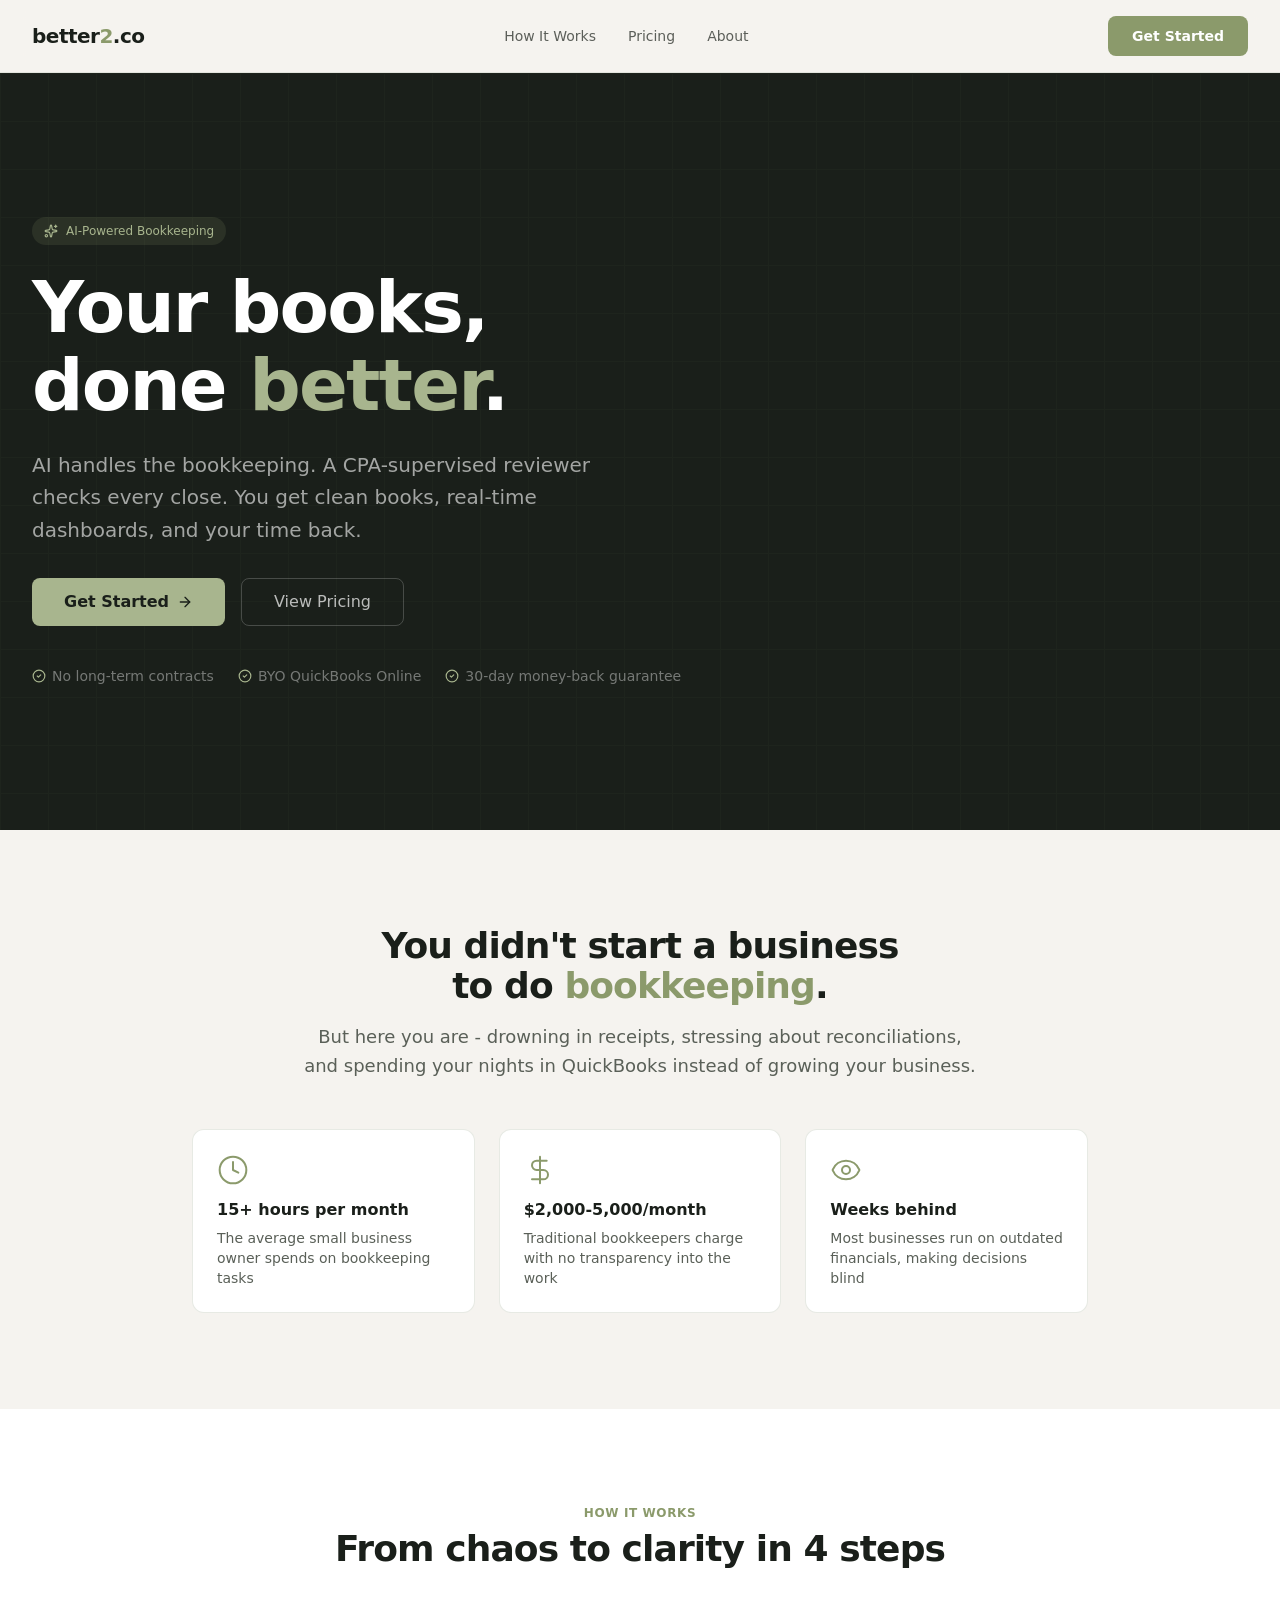
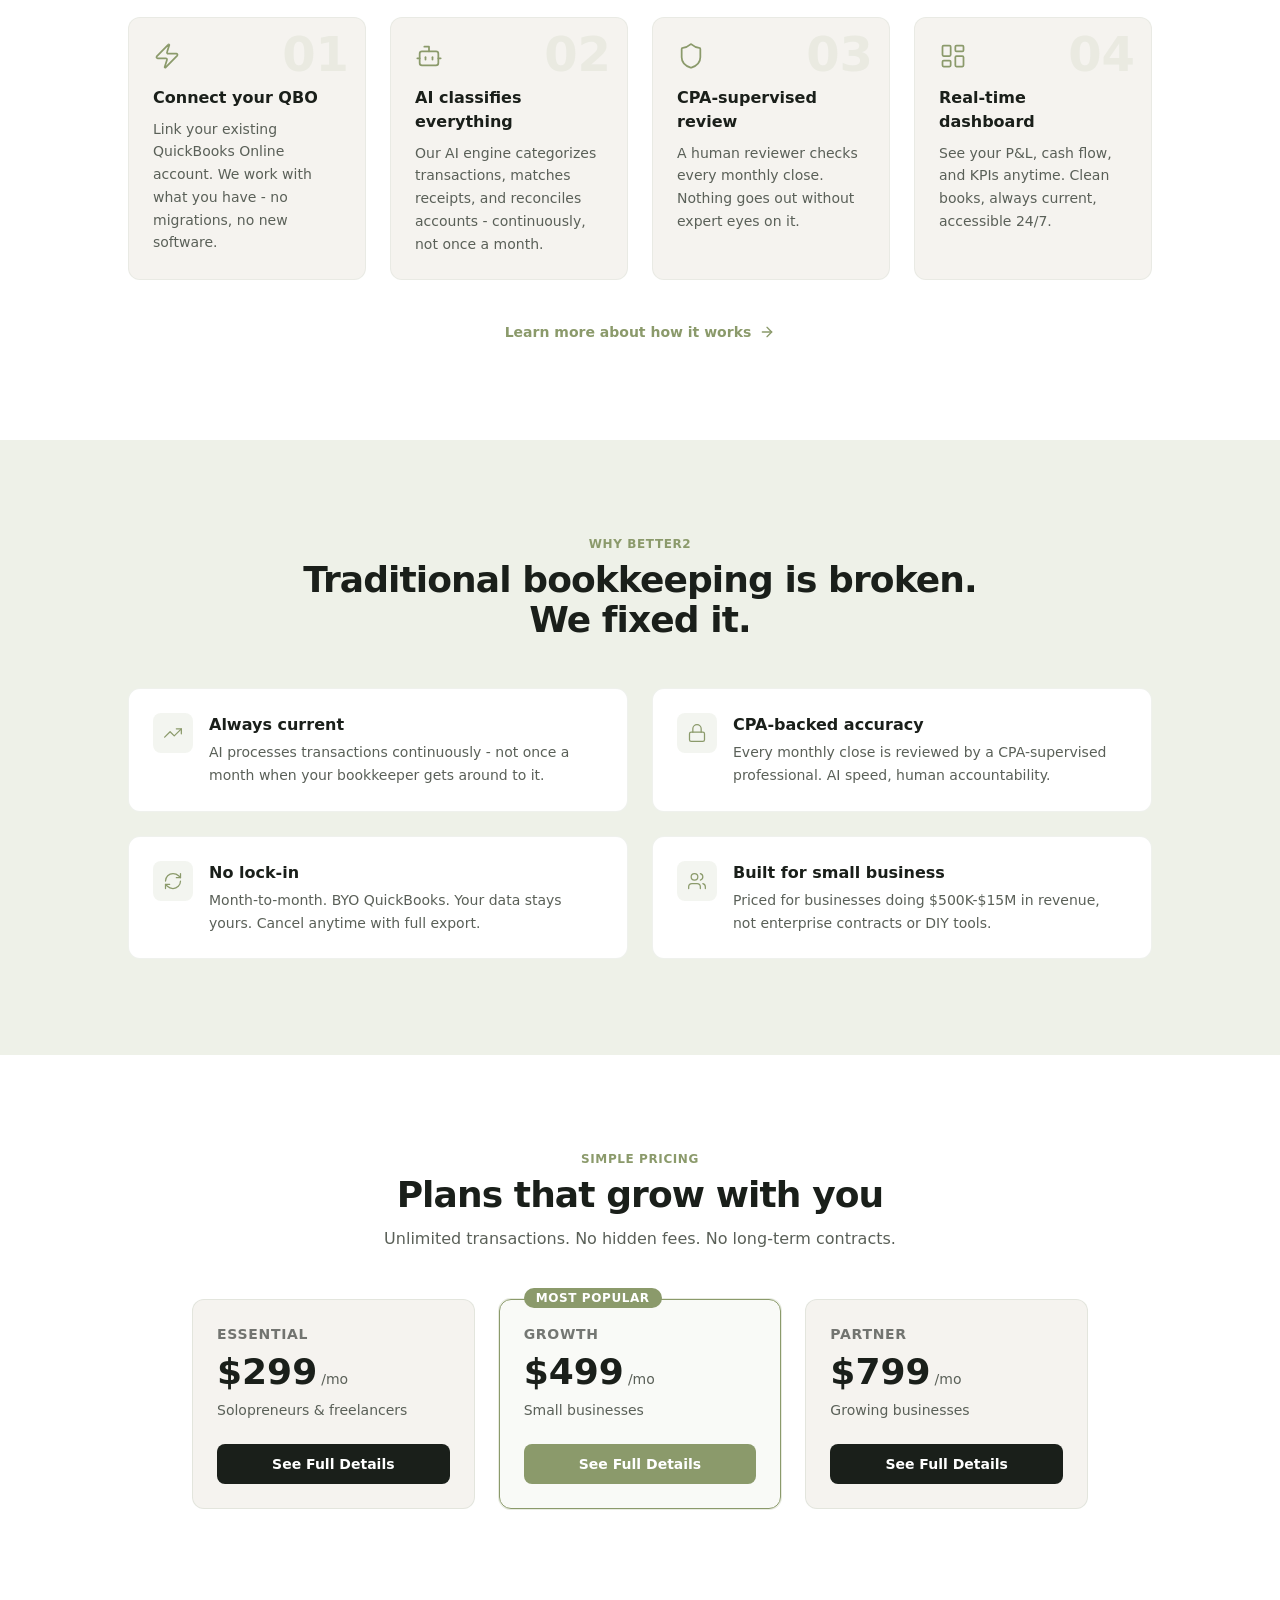
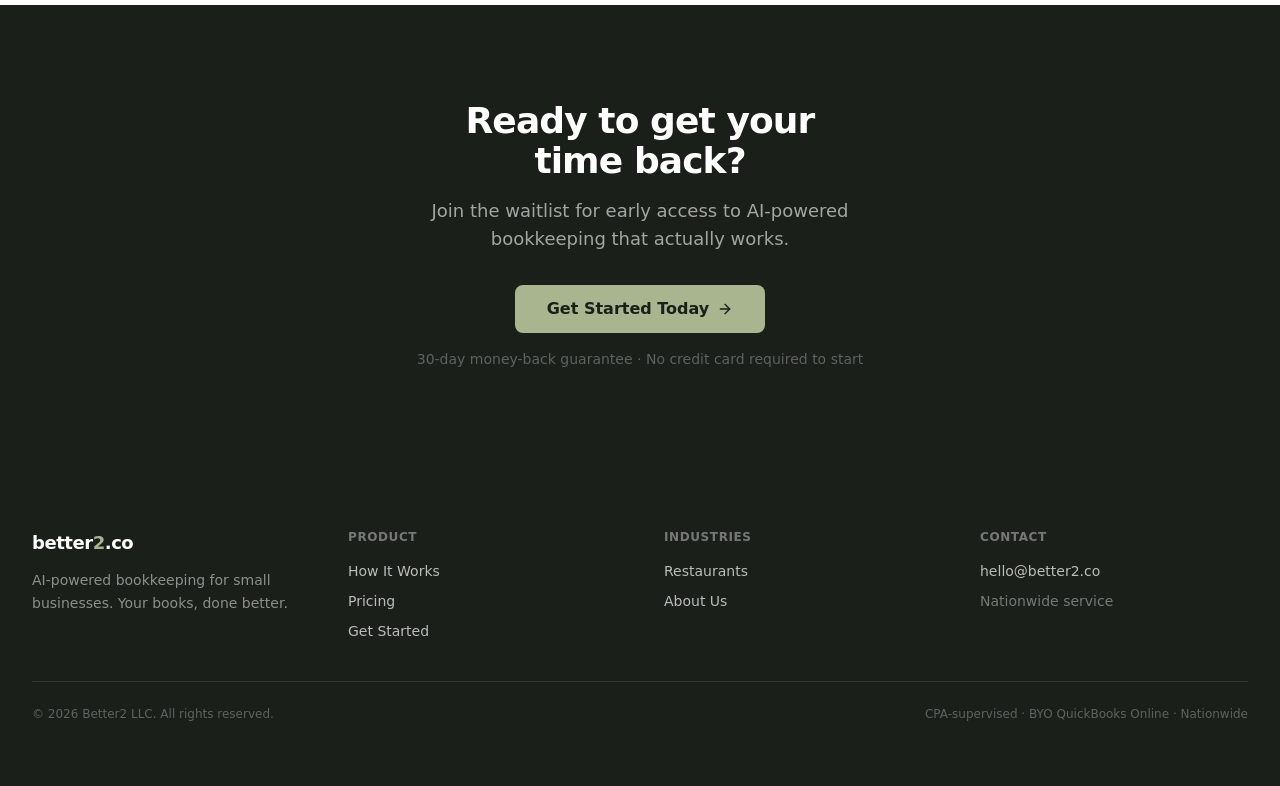
<file: index.html>
<!doctype html>
<html lang="en">
  <head>
    <meta charset="UTF-8" />
    <link rel="icon" type="image/png" href="/favicon.png" />
    <meta name="viewport" content="width=device-width, initial-scale=1.0, maximum-scale=1" />
    <title>Better2 - AI-Powered Bookkeeping for Small Business</title>
    <meta name="description" content="AI handles the bookkeeping. A CPA reviews every close. Clean books, real-time dashboards, starting at $299/month." />
    <script type="module" crossorigin src="/assets/index-C1Z-mgom.js"></script>
    <link rel="stylesheet" crossorigin href="/assets/index-B3M7uUKk.css">
  </head>
  <body>
    <div id="root"></div>
  </body>
</html>
</file>
<file: assets/index-B3M7uUKk.css>
@layer properties{@supports (((-webkit-hyphens:none)) and (not (margin-trim:inline))) or ((-moz-orient:inline) and (not (color:rgb(from red r g b)))){*,:before,:after,::backdrop{--tw-translate-x:0;--tw-translate-y:0;--tw-translate-z:0;--tw-rotate-x:initial;--tw-rotate-y:initial;--tw-rotate-z:initial;--tw-skew-x:initial;--tw-skew-y:initial;--tw-space-y-reverse:0;--tw-border-style:solid;--tw-gradient-position:initial;--tw-gradient-from:#0000;--tw-gradient-via:#0000;--tw-gradient-to:#0000;--tw-gradient-stops:initial;--tw-gradient-via-stops:initial;--tw-gradient-from-position:0%;--tw-gradient-via-position:50%;--tw-gradient-to-position:100%;--tw-leading:initial;--tw-font-weight:initial;--tw-tracking:initial;--tw-ordinal:initial;--tw-slashed-zero:initial;--tw-numeric-figure:initial;--tw-numeric-spacing:initial;--tw-numeric-fraction:initial;--tw-shadow:0 0 #0000;--tw-shadow-color:initial;--tw-shadow-alpha:100%;--tw-inset-shadow:0 0 #0000;--tw-inset-shadow-color:initial;--tw-inset-shadow-alpha:100%;--tw-ring-color:initial;--tw-ring-shadow:0 0 #0000;--tw-inset-ring-color:initial;--tw-inset-ring-shadow:0 0 #0000;--tw-ring-inset:initial;--tw-ring-offset-width:0px;--tw-ring-offset-color:#fff;--tw-ring-offset-shadow:0 0 #0000;--tw-outline-style:solid;--tw-blur:initial;--tw-brightness:initial;--tw-contrast:initial;--tw-grayscale:initial;--tw-hue-rotate:initial;--tw-invert:initial;--tw-opacity:initial;--tw-saturate:initial;--tw-sepia:initial;--tw-drop-shadow:initial;--tw-drop-shadow-color:initial;--tw-drop-shadow-alpha:100%;--tw-drop-shadow-size:initial;--tw-backdrop-blur:initial;--tw-backdrop-brightness:initial;--tw-backdrop-contrast:initial;--tw-backdrop-grayscale:initial;--tw-backdrop-hue-rotate:initial;--tw-backdrop-invert:initial;--tw-backdrop-opacity:initial;--tw-backdrop-saturate:initial;--tw-backdrop-sepia:initial;--tw-duration:initial;--tw-ease:initial;--tw-content:"";--tw-space-x-reverse:0;--tw-animation-delay:0s;--tw-animation-direction:normal;--tw-animation-duration:initial;--tw-animation-fill-mode:none;--tw-animation-iteration-count:1;--tw-enter-blur:0;--tw-enter-opacity:1;--tw-enter-rotate:0;--tw-enter-scale:1;--tw-enter-translate-x:0;--tw-enter-translate-y:0;--tw-exit-blur:0;--tw-exit-opacity:1;--tw-exit-rotate:0;--tw-exit-scale:1;--tw-exit-translate-x:0;--tw-exit-translate-y:0}}}@layer theme{:root,:host{--font-sans:ui-sans-serif,system-ui,sans-serif,"Apple Color Emoji","Segoe UI Emoji","Segoe UI Symbol","Noto Color Emoji";--font-mono:ui-monospace,SFMono-Regular,Menlo,Monaco,Consolas,"Liberation Mono","Courier New",monospace;--color-orange-500:oklch(70.5% .213 47.604);--color-amber-500:oklch(76.9% .188 70.08);--color-lime-500:oklch(76.8% .233 130.85);--color-emerald-600:oklch(59.6% .145 163.225);--color-teal-500:oklch(70.4% .14 182.503);--color-cyan-500:oklch(71.5% .143 215.221);--color-rose-500:oklch(64.5% .246 16.439);--color-slate-900:oklch(20.8% .042 265.755);--color-black:#000;--color-white:#fff;--spacing:.25rem;--container-sm:24rem;--container-md:28rem;--container-lg:32rem;--container-xl:36rem;--container-2xl:42rem;--container-3xl:48rem;--container-4xl:56rem;--container-5xl:64rem;--text-xs:.75rem;--text-xs--line-height:calc(1/.75);--text-sm:.875rem;--text-sm--line-height:calc(1.25/.875);--text-base:1rem;--text-base--line-height: 1.5 ;--text-lg:1.125rem;--text-lg--line-height:calc(1.75/1.125);--text-xl:1.25rem;--text-xl--line-height:calc(1.75/1.25);--text-2xl:1.5rem;--text-2xl--line-height:calc(2/1.5);--text-3xl:1.875rem;--text-3xl--line-height: 1.2 ;--text-4xl:2.25rem;--text-4xl--line-height:calc(2.5/2.25);--text-5xl:3rem;--text-5xl--line-height:1;--text-6xl:3.75rem;--text-6xl--line-height:1;--text-7xl:4.5rem;--text-7xl--line-height:1;--font-weight-normal:400;--font-weight-medium:500;--font-weight-semibold:600;--font-weight-bold:700;--font-weight-extrabold:800;--tracking-tight:-.025em;--tracking-wide:.025em;--tracking-wider:.05em;--tracking-widest:.1em;--leading-tight:1.25;--leading-snug:1.375;--leading-normal:1.5;--leading-relaxed:1.625;--radius-xs:.125rem;--radius-2xl:1rem;--ease-in-out:cubic-bezier(.4,0,.2,1);--animate-spin:spin 1s linear infinite;--animate-pulse:pulse 2s cubic-bezier(.4,0,.6,1)infinite;--blur-sm:8px;--blur-md:12px;--blur-2xl:40px;--blur-3xl:64px;--aspect-video:16/9;--default-transition-duration:.15s;--default-transition-timing-function:cubic-bezier(.4,0,.2,1);--default-font-family:var(--font-sans);--default-mono-font-family:var(--font-mono);--color-border:var(--border);--font-heading:"Manrope",system-ui,sans-serif;--font-body:"Outfit",system-ui,sans-serif}}@layer base{*,:after,:before,::backdrop{box-sizing:border-box;border:0 solid;margin:0;padding:0}::file-selector-button{box-sizing:border-box;border:0 solid;margin:0;padding:0}html,:host{-webkit-text-size-adjust:100%;tab-size:4;line-height:1.5;font-family:var(--default-font-family,ui-sans-serif,system-ui,sans-serif,"Apple Color Emoji","Segoe UI Emoji","Segoe UI Symbol","Noto Color Emoji");font-feature-settings:var(--default-font-feature-settings,normal);font-variation-settings:var(--default-font-variation-settings,normal);-webkit-tap-highlight-color:transparent}hr{height:0;color:inherit;border-top-width:1px}abbr:where([title]){-webkit-text-decoration:underline dotted;text-decoration:underline dotted}h1,h2,h3,h4,h5,h6{font-size:inherit;font-weight:inherit}a{color:inherit;-webkit-text-decoration:inherit;text-decoration:inherit}b,strong{font-weight:bolder}code,kbd,samp,pre{font-family:var(--default-mono-font-family,ui-monospace,SFMono-Regular,Menlo,Monaco,Consolas,"Liberation Mono","Courier New",monospace);font-feature-settings:var(--default-mono-font-feature-settings,normal);font-variation-settings:var(--default-mono-font-variation-settings,normal);font-size:1em}small{font-size:80%}sub,sup{vertical-align:baseline;font-size:75%;line-height:0;position:relative}sub{bottom:-.25em}sup{top:-.5em}table{text-indent:0;border-color:inherit;border-collapse:collapse}:-moz-focusring{outline:auto}progress{vertical-align:baseline}summary{display:list-item}ol,ul,menu{list-style:none}img,svg,video,canvas,audio,iframe,embed,object{vertical-align:middle;display:block}img,video{max-width:100%;height:auto}button,input,select,optgroup,textarea{font:inherit;font-feature-settings:inherit;font-variation-settings:inherit;letter-spacing:inherit;color:inherit;opacity:1;background-color:#0000;border-radius:0}::file-selector-button{font:inherit;font-feature-settings:inherit;font-variation-settings:inherit;letter-spacing:inherit;color:inherit;opacity:1;background-color:#0000;border-radius:0}:where(select:is([multiple],[size])) optgroup{font-weight:bolder}:where(select:is([multiple],[size])) optgroup option{padding-inline-start:20px}::file-selector-button{margin-inline-end:4px}::placeholder{opacity:1}@supports (not ((-webkit-appearance:-apple-pay-button))) or (contain-intrinsic-size:1px){::placeholder{color:currentColor}@supports (color:color-mix(in lab,red,red)){::placeholder{color:color-mix(in oklab,currentcolor 50%,transparent)}}}textarea{resize:vertical}::-webkit-search-decoration{-webkit-appearance:none}::-webkit-date-and-time-value{min-height:1lh;text-align:inherit}::-webkit-datetime-edit{display:inline-flex}::-webkit-datetime-edit-fields-wrapper{padding:0}::-webkit-datetime-edit{padding-block:0}::-webkit-datetime-edit-year-field{padding-block:0}::-webkit-datetime-edit-month-field{padding-block:0}::-webkit-datetime-edit-day-field{padding-block:0}::-webkit-datetime-edit-hour-field{padding-block:0}::-webkit-datetime-edit-minute-field{padding-block:0}::-webkit-datetime-edit-second-field{padding-block:0}::-webkit-datetime-edit-millisecond-field{padding-block:0}::-webkit-datetime-edit-meridiem-field{padding-block:0}::-webkit-calendar-picker-indicator{line-height:1}:-moz-ui-invalid{box-shadow:none}button,input:where([type=button],[type=reset],[type=submit]){appearance:button}::file-selector-button{appearance:button}::-webkit-inner-spin-button{height:auto}::-webkit-outer-spin-button{height:auto}[hidden]:where(:not([hidden=until-found])){display:none!important}*{border-color:var(--border);outline-color:var(--ring)}@supports (color:color-mix(in lab,red,red)){*{outline-color:color-mix(in oklab,var(--ring)50%,transparent)}}body{background-color:var(--background);color:var(--foreground);font-family:var(--font-body)}h1,h2,h3,h4,h5,h6{font-family:var(--font-heading)}button:not(:disabled),[role=button]:not([aria-disabled=true]),[type=button]:not(:disabled),[type=submit]:not(:disabled),[type=reset]:not(:disabled),a[href],select:not(:disabled),input[type=checkbox]:not(:disabled),input[type=radio]:not(:disabled){cursor:pointer}}@layer components{.container{width:100%;margin-left:auto;margin-right:auto;padding-left:1rem;padding-right:1rem}.flex{min-width:0;min-height:0}@media(min-width:640px){.container{padding-left:1.5rem;padding-right:1.5rem}}@media(min-width:1024px){.container{max-width:1280px;padding-left:2rem;padding-right:2rem}}}@layer utilities{.\@container\/card-header{container:card-header/inline-size}.\@container\/field-group{container:field-group/inline-size}.pointer-events-none{pointer-events:none}.invisible{visibility:hidden}.visible{visibility:visible}.sr-only{clip-path:inset(50%);white-space:nowrap;border-width:0;width:1px;height:1px;margin:-1px;padding:0;position:absolute;overflow:hidden}.absolute{position:absolute}.fixed{position:fixed}.relative{position:relative}.static{position:static}.sticky{position:sticky}.inset-0{inset:calc(var(--spacing)*0)}.inset-x-0{inset-inline:calc(var(--spacing)*0)}.inset-y-0{inset-block:calc(var(--spacing)*0)}.-top-3{top:calc(var(--spacing)*-3)}.-top-12{top:calc(var(--spacing)*-12)}.top-0{top:calc(var(--spacing)*0)}.top-1\.5{top:calc(var(--spacing)*1.5)}.top-1\/2{top:50%}.top-3{top:calc(var(--spacing)*3)}.top-3\.5{top:calc(var(--spacing)*3.5)}.top-4{top:calc(var(--spacing)*4)}.top-8{top:calc(var(--spacing)*8)}.top-14{top:calc(var(--spacing)*14)}.top-\[1px\]{top:1px}.top-\[50\%\]{top:50%}.top-\[60\%\]{top:60%}.top-full{top:100%}.-right-12{right:calc(var(--spacing)*-12)}.right-0{right:calc(var(--spacing)*0)}.right-1{right:calc(var(--spacing)*1)}.right-1\/4{right:25%}.right-2{right:calc(var(--spacing)*2)}.right-3{right:calc(var(--spacing)*3)}.right-4{right:calc(var(--spacing)*4)}.-bottom-12{bottom:calc(var(--spacing)*-12)}.bottom-0{bottom:calc(var(--spacing)*0)}.-left-12{left:calc(var(--spacing)*-12)}.left-0{left:calc(var(--spacing)*0)}.left-1\/2{left:50%}.left-1\/4{left:25%}.left-2{left:calc(var(--spacing)*2)}.left-5{left:calc(var(--spacing)*5)}.left-6{left:calc(var(--spacing)*6)}.left-7{left:calc(var(--spacing)*7)}.left-\[50\%\]{left:50%}.isolate{isolation:isolate}.-z-10{z-index:-10}.z-10{z-index:10}.z-20{z-index:20}.z-50{z-index:50}.z-\[1\]{z-index:1}.order-first{order:-9999}.order-last{order:9999}.col-start-2{grid-column-start:2}.row-span-2{grid-row:span 2/span 2}.row-start-1{grid-row-start:1}.container{width:100%}@media(min-width:40rem){.container{max-width:40rem}}@media(min-width:48rem){.container{max-width:48rem}}@media(min-width:64rem){.container{max-width:64rem}}@media(min-width:80rem){.container{max-width:80rem}}@media(min-width:96rem){.container{max-width:96rem}}.\!m-0{margin:calc(var(--spacing)*0)!important}.-mx-1{margin-inline:calc(var(--spacing)*-1)}.mx-2{margin-inline:calc(var(--spacing)*2)}.mx-3\.5{margin-inline:calc(var(--spacing)*3.5)}.mx-auto{margin-inline:auto}.-my-2{margin-block:calc(var(--spacing)*-2)}.my-0{margin-block:calc(var(--spacing)*0)}.my-0\.5{margin-block:calc(var(--spacing)*.5)}.my-1{margin-block:calc(var(--spacing)*1)}.-mt-4{margin-top:calc(var(--spacing)*-4)}.-mt-10{margin-top:calc(var(--spacing)*-10)}.mt-0\.5{margin-top:calc(var(--spacing)*.5)}.mt-1{margin-top:calc(var(--spacing)*1)}.mt-1\.5{margin-top:calc(var(--spacing)*1.5)}.mt-2{margin-top:calc(var(--spacing)*2)}.mt-3{margin-top:calc(var(--spacing)*3)}.mt-4{margin-top:calc(var(--spacing)*4)}.mt-5{margin-top:calc(var(--spacing)*5)}.mt-6{margin-top:calc(var(--spacing)*6)}.mt-8{margin-top:calc(var(--spacing)*8)}.mt-10{margin-top:calc(var(--spacing)*10)}.mt-12{margin-top:calc(var(--spacing)*12)}.mt-auto{margin-top:auto}.-mr-4{margin-right:calc(var(--spacing)*-4)}.-mb-8{margin-bottom:calc(var(--spacing)*-8)}.mb-1{margin-bottom:calc(var(--spacing)*1)}.mb-1\.5{margin-bottom:calc(var(--spacing)*1.5)}.mb-2{margin-bottom:calc(var(--spacing)*2)}.mb-3{margin-bottom:calc(var(--spacing)*3)}.mb-4{margin-bottom:calc(var(--spacing)*4)}.mb-5{margin-bottom:calc(var(--spacing)*5)}.mb-6{margin-bottom:calc(var(--spacing)*6)}.mb-8{margin-bottom:calc(var(--spacing)*8)}.mb-10{margin-bottom:calc(var(--spacing)*10)}.mb-12{margin-bottom:calc(var(--spacing)*12)}.mb-16{margin-bottom:calc(var(--spacing)*16)}.-ml-4{margin-left:calc(var(--spacing)*-4)}.-ml-8{margin-left:calc(var(--spacing)*-8)}.ml-1{margin-left:calc(var(--spacing)*1)}.ml-4{margin-left:calc(var(--spacing)*4)}.ml-auto{margin-left:auto}.line-clamp-1{-webkit-line-clamp:1;-webkit-box-orient:vertical;display:-webkit-box;overflow:hidden}.line-clamp-2{-webkit-line-clamp:2;-webkit-box-orient:vertical;display:-webkit-box;overflow:hidden}.block{display:block}.flex{display:flex}.grid{display:grid}.hidden{display:none}.inline-flex{display:inline-flex}.table{display:table}.table-caption{display:table-caption}.table-cell{display:table-cell}.table-row{display:table-row}.aspect-square{aspect-ratio:1}.aspect-video{aspect-ratio:var(--aspect-video)}.size-\(--cell-size\){width:var(--cell-size);height:var(--cell-size)}.size-2{width:calc(var(--spacing)*2);height:calc(var(--spacing)*2)}.size-2\.5{width:calc(var(--spacing)*2.5);height:calc(var(--spacing)*2.5)}.size-3{width:calc(var(--spacing)*3);height:calc(var(--spacing)*3)}.size-3\.5{width:calc(var(--spacing)*3.5);height:calc(var(--spacing)*3.5)}.size-4{width:calc(var(--spacing)*4);height:calc(var(--spacing)*4)}.size-5{width:calc(var(--spacing)*5);height:calc(var(--spacing)*5)}.size-6{width:calc(var(--spacing)*6);height:calc(var(--spacing)*6)}.size-7{width:calc(var(--spacing)*7);height:calc(var(--spacing)*7)}.size-8{width:calc(var(--spacing)*8);height:calc(var(--spacing)*8)}.size-9{width:calc(var(--spacing)*9);height:calc(var(--spacing)*9)}.size-10{width:calc(var(--spacing)*10);height:calc(var(--spacing)*10)}.size-11{width:calc(var(--spacing)*11);height:calc(var(--spacing)*11)}.size-12{width:calc(var(--spacing)*12);height:calc(var(--spacing)*12)}.size-14{width:calc(var(--spacing)*14);height:calc(var(--spacing)*14)}.size-16{width:calc(var(--spacing)*16);height:calc(var(--spacing)*16)}.size-24{width:calc(var(--spacing)*24);height:calc(var(--spacing)*24)}.size-32{width:calc(var(--spacing)*32);height:calc(var(--spacing)*32)}.size-96{width:calc(var(--spacing)*96);height:calc(var(--spacing)*96)}.size-auto{width:auto;height:auto}.size-full{width:100%;height:100%}.h-\(--cell-size\){height:var(--cell-size)}.h-1\.5{height:calc(var(--spacing)*1.5)}.h-2{height:calc(var(--spacing)*2)}.h-2\.5{height:calc(var(--spacing)*2.5)}.h-3{height:calc(var(--spacing)*3)}.h-3\.5{height:calc(var(--spacing)*3.5)}.h-4{height:calc(var(--spacing)*4)}.h-5{height:calc(var(--spacing)*5)}.h-6{height:calc(var(--spacing)*6)}.h-7{height:calc(var(--spacing)*7)}.h-8{height:calc(var(--spacing)*8)}.h-9{height:calc(var(--spacing)*9)}.h-10{height:calc(var(--spacing)*10)}.h-11{height:calc(var(--spacing)*11)}.h-12{height:calc(var(--spacing)*12)}.h-14{height:calc(var(--spacing)*14)}.h-16{height:calc(var(--spacing)*16)}.h-20{height:calc(var(--spacing)*20)}.h-32{height:calc(var(--spacing)*32)}.h-\[1px\]{height:1px}.h-\[var\(--radix-navigation-menu-viewport-height\)\]{height:var(--radix-navigation-menu-viewport-height)}.h-\[var\(--radix-select-trigger-height\)\]{height:var(--radix-select-trigger-height)}.h-auto{height:auto}.h-full{height:100%}.h-px{height:1px}.h-svh{height:100svh}.max-h-\(--radix-context-menu-content-available-height\){max-height:var(--radix-context-menu-content-available-height)}.max-h-\(--radix-dropdown-menu-content-available-height\){max-height:var(--radix-dropdown-menu-content-available-height)}.max-h-\(--radix-select-content-available-height\){max-height:var(--radix-select-content-available-height)}.max-h-\[300px\]{max-height:300px}.min-h-0{min-height:calc(var(--spacing)*0)}.min-h-4{min-height:calc(var(--spacing)*4)}.min-h-\[80px\]{min-height:80px}.min-h-screen{min-height:100vh}.min-h-svh{min-height:100svh}.w-\(--cell-size\){width:var(--cell-size)}.w-0{width:calc(var(--spacing)*0)}.w-1{width:calc(var(--spacing)*1)}.w-2{width:calc(var(--spacing)*2)}.w-2\.5{width:calc(var(--spacing)*2.5)}.w-3{width:calc(var(--spacing)*3)}.w-3\/4{width:75%}.w-4{width:calc(var(--spacing)*4)}.w-5{width:calc(var(--spacing)*5)}.w-7{width:calc(var(--spacing)*7)}.w-9{width:calc(var(--spacing)*9)}.w-10{width:calc(var(--spacing)*10)}.w-11{width:calc(var(--spacing)*11)}.w-12{width:calc(var(--spacing)*12)}.w-16{width:calc(var(--spacing)*16)}.w-24{width:calc(var(--spacing)*24)}.w-32{width:calc(var(--spacing)*32)}.w-48{width:calc(var(--spacing)*48)}.w-64{width:calc(var(--spacing)*64)}.w-72{width:calc(var(--spacing)*72)}.w-\[--radix-dropdown-menu-trigger-width\]{width:--radix-dropdown-menu-trigger-width}.w-\[1px\]{width:1px}.w-\[100px\]{width:100px}.w-auto{width:auto}.w-fit{width:fit-content}.w-full{width:100%}.w-max{width:max-content}.w-px{width:1px}.max-w-2xl{max-width:var(--container-2xl)}.max-w-3xl{max-width:var(--container-3xl)}.max-w-4xl{max-width:var(--container-4xl)}.max-w-5xl{max-width:var(--container-5xl)}.max-w-\[--skeleton-width\]{max-width:--skeleton-width}.max-w-\[calc\(100\%-2rem\)\]{max-width:calc(100% - 2rem)}.max-w-lg{max-width:var(--container-lg)}.max-w-max{max-width:max-content}.max-w-md{max-width:var(--container-md)}.max-w-sm{max-width:var(--container-sm)}.max-w-xl{max-width:var(--container-xl)}.min-w-\(--cell-size\){min-width:var(--cell-size)}.min-w-0{min-width:calc(var(--spacing)*0)}.min-w-5{min-width:calc(var(--spacing)*5)}.min-w-8{min-width:calc(var(--spacing)*8)}.min-w-9{min-width:calc(var(--spacing)*9)}.min-w-10{min-width:calc(var(--spacing)*10)}.min-w-\[8rem\]{min-width:8rem}.min-w-\[12rem\]{min-width:12rem}.min-w-\[var\(--radix-select-trigger-width\)\]{min-width:var(--radix-select-trigger-width)}.flex-1{flex:1}.flex-shrink-0,.shrink-0{flex-shrink:0}.grow{flex-grow:1}.grow-0{flex-grow:0}.basis-full{flex-basis:100%}.caption-bottom{caption-side:bottom}.border-collapse{border-collapse:collapse}.origin-\(--radix-context-menu-content-transform-origin\){transform-origin:var(--radix-context-menu-content-transform-origin)}.origin-\(--radix-dropdown-menu-content-transform-origin\){transform-origin:var(--radix-dropdown-menu-content-transform-origin)}.origin-\(--radix-hover-card-content-transform-origin\){transform-origin:var(--radix-hover-card-content-transform-origin)}.origin-\(--radix-menubar-content-transform-origin\){transform-origin:var(--radix-menubar-content-transform-origin)}.origin-\(--radix-popover-content-transform-origin\){transform-origin:var(--radix-popover-content-transform-origin)}.origin-\(--radix-select-content-transform-origin\){transform-origin:var(--radix-select-content-transform-origin)}.origin-\[--radix-tooltip-content-transform-origin\]{transform-origin:--radix-tooltip-content-transform-origin}.-translate-x-1\/2{--tw-translate-x: -50% ;translate:var(--tw-translate-x)var(--tw-translate-y)}.-translate-x-px{--tw-translate-x:-1px;translate:var(--tw-translate-x)var(--tw-translate-y)}.translate-x-\[-50\%\]{--tw-translate-x:-50%;translate:var(--tw-translate-x)var(--tw-translate-y)}.translate-x-px{--tw-translate-x:1px;translate:var(--tw-translate-x)var(--tw-translate-y)}.-translate-y-1\/2{--tw-translate-y: -50% ;translate:var(--tw-translate-x)var(--tw-translate-y)}.translate-y-0\.5{--tw-translate-y:calc(var(--spacing)*.5);translate:var(--tw-translate-x)var(--tw-translate-y)}.translate-y-\[-50\%\]{--tw-translate-y:-50%;translate:var(--tw-translate-x)var(--tw-translate-y)}.rotate-45{rotate:45deg}.rotate-90{rotate:90deg}.transform{transform:var(--tw-rotate-x,)var(--tw-rotate-y,)var(--tw-rotate-z,)var(--tw-skew-x,)var(--tw-skew-y,)}.animate-caret-blink{animation:1.25s ease-out infinite caret-blink}.animate-in{animation:enter var(--tw-animation-duration,var(--tw-duration,.15s))var(--tw-ease,ease)var(--tw-animation-delay,0s)var(--tw-animation-iteration-count,1)var(--tw-animation-direction,normal)var(--tw-animation-fill-mode,none)}.animate-pulse{animation:var(--animate-pulse)}.animate-spin{animation:var(--animate-spin)}.cursor-default{cursor:default}.cursor-pointer{cursor:pointer}.cursor-text{cursor:text}.touch-none{touch-action:none}.scroll-my-1{scroll-margin-block:calc(var(--spacing)*1)}.scroll-py-1{scroll-padding-block:calc(var(--spacing)*1)}.list-disc{list-style-type:disc}.list-none{list-style-type:none}.auto-rows-min{grid-auto-rows:min-content}.grid-cols-1{grid-template-columns:repeat(1,minmax(0,1fr))}.grid-cols-3{grid-template-columns:repeat(3,minmax(0,1fr))}.grid-cols-\[0_1fr\]{grid-template-columns:0 1fr}.grid-rows-\[auto_auto\]{grid-template-rows:auto auto}.flex-col{flex-direction:column}.flex-col-reverse{flex-direction:column-reverse}.flex-row{flex-direction:row}.flex-wrap{flex-wrap:wrap}.place-items-center{place-items:center}.items-baseline{align-items:baseline}.items-center{align-items:center}.items-end{align-items:flex-end}.items-start{align-items:flex-start}.items-stretch{align-items:stretch}.justify-between{justify-content:space-between}.justify-center{justify-content:center}.justify-start{justify-content:flex-start}.justify-items-start{justify-items:start}.gap-0\.5{gap:calc(var(--spacing)*.5)}.gap-1{gap:calc(var(--spacing)*1)}.gap-1\.5{gap:calc(var(--spacing)*1.5)}.gap-2{gap:calc(var(--spacing)*2)}.gap-2\.5{gap:calc(var(--spacing)*2.5)}.gap-3{gap:calc(var(--spacing)*3)}.gap-4{gap:calc(var(--spacing)*4)}.gap-6{gap:calc(var(--spacing)*6)}.gap-7{gap:calc(var(--spacing)*7)}.gap-8{gap:calc(var(--spacing)*8)}.gap-12{gap:calc(var(--spacing)*12)}:where(.space-y-0>:not(:last-child)){--tw-space-y-reverse:0;margin-block-start:calc(calc(var(--spacing)*0)*var(--tw-space-y-reverse));margin-block-end:calc(calc(var(--spacing)*0)*calc(1 - var(--tw-space-y-reverse)))}:where(.space-y-1>:not(:last-child)){--tw-space-y-reverse:0;margin-block-start:calc(calc(var(--spacing)*1)*var(--tw-space-y-reverse));margin-block-end:calc(calc(var(--spacing)*1)*calc(1 - var(--tw-space-y-reverse)))}:where(.space-y-1\.5>:not(:last-child)){--tw-space-y-reverse:0;margin-block-start:calc(calc(var(--spacing)*1.5)*var(--tw-space-y-reverse));margin-block-end:calc(calc(var(--spacing)*1.5)*calc(1 - var(--tw-space-y-reverse)))}:where(.space-y-2>:not(:last-child)){--tw-space-y-reverse:0;margin-block-start:calc(calc(var(--spacing)*2)*var(--tw-space-y-reverse));margin-block-end:calc(calc(var(--spacing)*2)*calc(1 - var(--tw-space-y-reverse)))}:where(.space-y-2\.5>:not(:last-child)){--tw-space-y-reverse:0;margin-block-start:calc(calc(var(--spacing)*2.5)*var(--tw-space-y-reverse));margin-block-end:calc(calc(var(--spacing)*2.5)*calc(1 - var(--tw-space-y-reverse)))}:where(.space-y-4>:not(:last-child)){--tw-space-y-reverse:0;margin-block-start:calc(calc(var(--spacing)*4)*var(--tw-space-y-reverse));margin-block-end:calc(calc(var(--spacing)*4)*calc(1 - var(--tw-space-y-reverse)))}:where(.space-y-6>:not(:last-child)){--tw-space-y-reverse:0;margin-block-start:calc(calc(var(--spacing)*6)*var(--tw-space-y-reverse));margin-block-end:calc(calc(var(--spacing)*6)*calc(1 - var(--tw-space-y-reverse)))}:where(.space-y-8>:not(:last-child)){--tw-space-y-reverse:0;margin-block-start:calc(calc(var(--spacing)*8)*var(--tw-space-y-reverse));margin-block-end:calc(calc(var(--spacing)*8)*calc(1 - var(--tw-space-y-reverse)))}:where(.space-y-12>:not(:last-child)){--tw-space-y-reverse:0;margin-block-start:calc(calc(var(--spacing)*12)*var(--tw-space-y-reverse));margin-block-end:calc(calc(var(--spacing)*12)*calc(1 - var(--tw-space-y-reverse)))}.gap-x-6{column-gap:calc(var(--spacing)*6)}.gap-y-0\.5{row-gap:calc(var(--spacing)*.5)}.gap-y-2{row-gap:calc(var(--spacing)*2)}.self-start{align-self:flex-start}.self-stretch{align-self:stretch}.justify-self-end{justify-self:flex-end}.truncate{text-overflow:ellipsis;white-space:nowrap;overflow:hidden}.overflow-auto{overflow:auto}.overflow-hidden{overflow:hidden}.overflow-x-auto{overflow-x:auto}.overflow-x-hidden{overflow-x:hidden}.overflow-y-auto{overflow-y:auto}.rounded{border-radius:.25rem}.rounded-2xl{border-radius:var(--radius-2xl)}.rounded-\[2px\]{border-radius:2px}.rounded-\[calc\(var\(--radius\)-5px\)\]{border-radius:calc(var(--radius) - 5px)}.rounded-\[inherit\]{border-radius:inherit}.rounded-full{border-radius:3.40282e38px}.rounded-lg{border-radius:var(--radius)}.rounded-md{border-radius:calc(var(--radius) - 2px)}.rounded-none{border-radius:0}.rounded-sm{border-radius:calc(var(--radius) - 4px)}.rounded-xl{border-radius:calc(var(--radius) + 4px)}.rounded-xs{border-radius:var(--radius-xs)}.rounded-l-md{border-top-left-radius:calc(var(--radius) - 2px);border-bottom-left-radius:calc(var(--radius) - 2px)}.rounded-tl-sm{border-top-left-radius:calc(var(--radius) - 4px)}.rounded-r-md{border-top-right-radius:calc(var(--radius) - 2px);border-bottom-right-radius:calc(var(--radius) - 2px)}.border{border-style:var(--tw-border-style);border-width:1px}.border-0{border-style:var(--tw-border-style);border-width:0}.border-2{border-style:var(--tw-border-style);border-width:2px}.border-4{border-style:var(--tw-border-style);border-width:4px}.border-\[1\.5px\]{border-style:var(--tw-border-style);border-width:1.5px}.border-y{border-block-style:var(--tw-border-style);border-block-width:1px}.border-t{border-top-style:var(--tw-border-style);border-top-width:1px}.border-r{border-right-style:var(--tw-border-style);border-right-width:1px}.border-b{border-bottom-style:var(--tw-border-style);border-bottom-width:1px}.border-l{border-left-style:var(--tw-border-style);border-left-width:1px}.border-dashed{--tw-border-style:dashed;border-style:dashed}.border-\(--color-border\){border-color:var(--color-border)}.border-background{border-color:var(--background)}.border-border,.border-border\/30{border-color:var(--border)}@supports (color:color-mix(in lab,red,red)){.border-border\/30{border-color:color-mix(in oklab,var(--border)30%,transparent)}}.border-border\/40{border-color:var(--border)}@supports (color:color-mix(in lab,red,red)){.border-border\/40{border-color:color-mix(in oklab,var(--border)40%,transparent)}}.border-border\/50{border-color:var(--border)}@supports (color:color-mix(in lab,red,red)){.border-border\/50{border-color:color-mix(in oklab,var(--border)50%,transparent)}}.border-border\/60{border-color:var(--border)}@supports (color:color-mix(in lab,red,red)){.border-border\/60{border-color:color-mix(in oklab,var(--border)60%,transparent)}}.border-destructive\/20{border-color:var(--destructive)}@supports (color:color-mix(in lab,red,red)){.border-destructive\/20{border-color:color-mix(in oklab,var(--destructive)20%,transparent)}}.border-destructive\/50{border-color:var(--destructive)}@supports (color:color-mix(in lab,red,red)){.border-destructive\/50{border-color:color-mix(in oklab,var(--destructive)50%,transparent)}}.border-info\/50{border-color:var(--info)}@supports (color:color-mix(in lab,red,red)){.border-info\/50{border-color:color-mix(in oklab,var(--info)50%,transparent)}}.border-input{border-color:var(--input)}.border-primary{border-color:var(--primary)}.border-sage{border-color:#8b9a6b}.border-sidebar-border{border-color:var(--sidebar-border)}.border-success\/50{border-color:var(--success)}@supports (color:color-mix(in lab,red,red)){.border-success\/50{border-color:color-mix(in oklab,var(--success)50%,transparent)}}.border-transparent{border-color:#0000}.border-warning\/30{border-color:var(--warning)}@supports (color:color-mix(in lab,red,red)){.border-warning\/30{border-color:color-mix(in oklab,var(--warning)30%,transparent)}}.border-warning\/50{border-color:var(--warning)}@supports (color:color-mix(in lab,red,red)){.border-warning\/50{border-color:color-mix(in oklab,var(--warning)50%,transparent)}}.border-white\/10{border-color:#ffffff1a}@supports (color:color-mix(in lab,red,red)){.border-white\/10{border-color:color-mix(in oklab,var(--color-white)10%,transparent)}}.border-white\/20{border-color:#fff3}@supports (color:color-mix(in lab,red,red)){.border-white\/20{border-color:color-mix(in oklab,var(--color-white)20%,transparent)}}.border-t-transparent{border-top-color:#0000}.border-l-transparent{border-left-color:#0000}.bg-\(--color-bg\){background-color:var(--color-bg)}.bg-accent{background-color:var(--accent)}.bg-background,.bg-background\/80{background-color:var(--background)}@supports (color:color-mix(in lab,red,red)){.bg-background\/80{background-color:color-mix(in oklab,var(--background)80%,transparent)}}.bg-black\/50{background-color:#00000080}@supports (color:color-mix(in lab,red,red)){.bg-black\/50{background-color:color-mix(in oklab,var(--color-black)50%,transparent)}}.bg-black\/80{background-color:#000c}@supports (color:color-mix(in lab,red,red)){.bg-black\/80{background-color:color-mix(in oklab,var(--color-black)80%,transparent)}}.bg-border{background-color:var(--border)}.bg-card{background-color:var(--card)}.bg-chart-1,.bg-chart-1\/10{background-color:var(--chart-1)}@supports (color:color-mix(in lab,red,red)){.bg-chart-1\/10{background-color:color-mix(in oklab,var(--chart-1)10%,transparent)}}.bg-chart-2,.bg-chart-2\/10{background-color:var(--chart-2)}@supports (color:color-mix(in lab,red,red)){.bg-chart-2\/10{background-color:color-mix(in oklab,var(--chart-2)10%,transparent)}}.bg-chart-3,.bg-chart-3\/10{background-color:var(--chart-3)}@supports (color:color-mix(in lab,red,red)){.bg-chart-3\/10{background-color:color-mix(in oklab,var(--chart-3)10%,transparent)}}.bg-chart-4\/10{background-color:var(--chart-4)}@supports (color:color-mix(in lab,red,red)){.bg-chart-4\/10{background-color:color-mix(in oklab,var(--chart-4)10%,transparent)}}.bg-destructive,.bg-destructive\/5{background-color:var(--destructive)}@supports (color:color-mix(in lab,red,red)){.bg-destructive\/5{background-color:color-mix(in oklab,var(--destructive)5%,transparent)}}.bg-destructive\/10{background-color:var(--destructive)}@supports (color:color-mix(in lab,red,red)){.bg-destructive\/10{background-color:color-mix(in oklab,var(--destructive)10%,transparent)}}.bg-destructive\/20{background-color:var(--destructive)}@supports (color:color-mix(in lab,red,red)){.bg-destructive\/20{background-color:color-mix(in oklab,var(--destructive)20%,transparent)}}.bg-foreground{background-color:var(--foreground)}.bg-info,.bg-info\/5{background-color:var(--info)}@supports (color:color-mix(in lab,red,red)){.bg-info\/5{background-color:color-mix(in oklab,var(--info)5%,transparent)}}.bg-info\/20{background-color:var(--info)}@supports (color:color-mix(in lab,red,red)){.bg-info\/20{background-color:color-mix(in oklab,var(--info)20%,transparent)}}.bg-input{background-color:var(--input)}.bg-muted,.bg-muted\/30{background-color:var(--muted)}@supports (color:color-mix(in lab,red,red)){.bg-muted\/30{background-color:color-mix(in oklab,var(--muted)30%,transparent)}}.bg-muted\/50{background-color:var(--muted)}@supports (color:color-mix(in lab,red,red)){.bg-muted\/50{background-color:color-mix(in oklab,var(--muted)50%,transparent)}}.bg-off-white{background-color:#f5f3ef}.bg-off-white\/90{background-color:#f5f3efe6}.bg-popover{background-color:var(--popover)}.bg-primary,.bg-primary\/5{background-color:var(--primary)}@supports (color:color-mix(in lab,red,red)){.bg-primary\/5{background-color:color-mix(in oklab,var(--primary)5%,transparent)}}.bg-primary\/10{background-color:var(--primary)}@supports (color:color-mix(in lab,red,red)){.bg-primary\/10{background-color:color-mix(in oklab,var(--primary)10%,transparent)}}.bg-primary\/20{background-color:var(--primary)}@supports (color:color-mix(in lab,red,red)){.bg-primary\/20{background-color:color-mix(in oklab,var(--primary)20%,transparent)}}.bg-sage{background-color:#8b9a6b}.bg-sage-bg{background-color:#eef1e8}.bg-sage-light{background-color:#a8b58e}.bg-sage\/5{background-color:#8b9a6b0d}.bg-sage\/10{background-color:#8b9a6b1a}.bg-sage\/15{background-color:#8b9a6b26}.bg-sage\/30{background-color:#8b9a6b4d}.bg-secondary{background-color:var(--secondary)}.bg-sidebar{background-color:var(--sidebar)}.bg-sidebar-border{background-color:var(--sidebar-border)}.bg-success,.bg-success\/5{background-color:var(--success)}@supports (color:color-mix(in lab,red,red)){.bg-success\/5{background-color:color-mix(in oklab,var(--success)5%,transparent)}}.bg-success\/10{background-color:var(--success)}@supports (color:color-mix(in lab,red,red)){.bg-success\/10{background-color:color-mix(in oklab,var(--success)10%,transparent)}}.bg-success\/20{background-color:var(--success)}@supports (color:color-mix(in lab,red,red)){.bg-success\/20{background-color:color-mix(in oklab,var(--success)20%,transparent)}}.bg-transparent{background-color:#0000}.bg-warm-dark{background-color:#1a1f1a}.bg-warning,.bg-warning\/5{background-color:var(--warning)}@supports (color:color-mix(in lab,red,red)){.bg-warning\/5{background-color:color-mix(in oklab,var(--warning)5%,transparent)}}.bg-warning\/10{background-color:var(--warning)}@supports (color:color-mix(in lab,red,red)){.bg-warning\/10{background-color:color-mix(in oklab,var(--warning)10%,transparent)}}.bg-warning\/20{background-color:var(--warning)}@supports (color:color-mix(in lab,red,red)){.bg-warning\/20{background-color:color-mix(in oklab,var(--warning)20%,transparent)}}.bg-white{background-color:var(--color-white)}.bg-gradient-to-br{--tw-gradient-position:to bottom right in oklab;background-image:linear-gradient(var(--tw-gradient-stops))}.bg-gradient-to-r{--tw-gradient-position:to right in oklab;background-image:linear-gradient(var(--tw-gradient-stops))}.bg-\[linear-gradient\(to_right\,\#8B9A6B_1px\,transparent_1px\)\,linear-gradient\(to_bottom\,\#8B9A6B_1px\,transparent_1px\)\]{background-image:linear-gradient(90deg,#8b9a6b 1px,#0000 1px),linear-gradient(#8b9a6b 1px,#0000 1px)}.bg-\[linear-gradient\(to_right\,hsl\(var\(--border\)\)_1px\,transparent_1px\)\,linear-gradient\(to_bottom\,hsl\(var\(--border\)\)_1px\,transparent_1px\)\]{background-image:linear-gradient(to right,hsl(var(--border))1px,transparent 1px),linear-gradient(to bottom,hsl(var(--border))1px,transparent 1px)}.from-background{--tw-gradient-from:var(--background);--tw-gradient-stops:var(--tw-gradient-via-stops,var(--tw-gradient-position),var(--tw-gradient-from)var(--tw-gradient-from-position),var(--tw-gradient-to)var(--tw-gradient-to-position))}.from-card{--tw-gradient-from:var(--card);--tw-gradient-stops:var(--tw-gradient-via-stops,var(--tw-gradient-position),var(--tw-gradient-from)var(--tw-gradient-from-position),var(--tw-gradient-to)var(--tw-gradient-to-position))}.from-foreground{--tw-gradient-from:var(--foreground);--tw-gradient-stops:var(--tw-gradient-via-stops,var(--tw-gradient-position),var(--tw-gradient-from)var(--tw-gradient-from-position),var(--tw-gradient-to)var(--tw-gradient-to-position))}.from-primary\/20{--tw-gradient-from:var(--primary)}@supports (color:color-mix(in lab,red,red)){.from-primary\/20{--tw-gradient-from:color-mix(in oklab,var(--primary)20%,transparent)}}.from-primary\/20{--tw-gradient-stops:var(--tw-gradient-via-stops,var(--tw-gradient-position),var(--tw-gradient-from)var(--tw-gradient-from-position),var(--tw-gradient-to)var(--tw-gradient-to-position))}.via-foreground\/80{--tw-gradient-via:var(--foreground)}@supports (color:color-mix(in lab,red,red)){.via-foreground\/80{--tw-gradient-via:color-mix(in oklab,var(--foreground)80%,transparent)}}.via-foreground\/80{--tw-gradient-via-stops:var(--tw-gradient-position),var(--tw-gradient-from)var(--tw-gradient-from-position),var(--tw-gradient-via)var(--tw-gradient-via-position),var(--tw-gradient-to)var(--tw-gradient-to-position);--tw-gradient-stops:var(--tw-gradient-via-stops)}.via-primary\/10{--tw-gradient-via:var(--primary)}@supports (color:color-mix(in lab,red,red)){.via-primary\/10{--tw-gradient-via:color-mix(in oklab,var(--primary)10%,transparent)}}.via-primary\/10{--tw-gradient-via-stops:var(--tw-gradient-position),var(--tw-gradient-from)var(--tw-gradient-from-position),var(--tw-gradient-via)var(--tw-gradient-via-position),var(--tw-gradient-to)var(--tw-gradient-to-position);--tw-gradient-stops:var(--tw-gradient-via-stops)}.to-foreground\/60{--tw-gradient-to:var(--foreground)}@supports (color:color-mix(in lab,red,red)){.to-foreground\/60{--tw-gradient-to:color-mix(in oklab,var(--foreground)60%,transparent)}}.to-foreground\/60{--tw-gradient-stops:var(--tw-gradient-via-stops,var(--tw-gradient-position),var(--tw-gradient-from)var(--tw-gradient-from-position),var(--tw-gradient-to)var(--tw-gradient-to-position))}.to-muted\/30{--tw-gradient-to:var(--muted)}@supports (color:color-mix(in lab,red,red)){.to-muted\/30{--tw-gradient-to:color-mix(in oklab,var(--muted)30%,transparent)}}.to-muted\/30{--tw-gradient-stops:var(--tw-gradient-via-stops,var(--tw-gradient-position),var(--tw-gradient-from)var(--tw-gradient-from-position),var(--tw-gradient-to)var(--tw-gradient-to-position))}.to-muted\/50{--tw-gradient-to:var(--muted)}@supports (color:color-mix(in lab,red,red)){.to-muted\/50{--tw-gradient-to:color-mix(in oklab,var(--muted)50%,transparent)}}.to-muted\/50{--tw-gradient-stops:var(--tw-gradient-via-stops,var(--tw-gradient-position),var(--tw-gradient-from)var(--tw-gradient-from-position),var(--tw-gradient-to)var(--tw-gradient-to-position))}.to-transparent{--tw-gradient-to:transparent;--tw-gradient-stops:var(--tw-gradient-via-stops,var(--tw-gradient-position),var(--tw-gradient-from)var(--tw-gradient-from-position),var(--tw-gradient-to)var(--tw-gradient-to-position))}.\[mask-image\:radial-gradient\(ellipse_80\%_50\%_at_50\%_0\%\,\#000_70\%\,transparent_100\%\)\]{-webkit-mask-image:radial-gradient(80% 50% at 50% 0,#000 70%,#0000 100%);mask-image:radial-gradient(80% 50% at 50% 0,#000 70%,#0000)}.bg-\[size\:3rem_3rem\]{background-size:3rem 3rem}.bg-\[size\:4rem_4rem\]{background-size:4rem 4rem}.bg-clip-text{-webkit-background-clip:text;background-clip:text}.fill-chart-4{fill:var(--chart-4)}.fill-current{fill:currentColor}.fill-primary{fill:var(--primary)}.object-cover{object-fit:cover}.p-0{padding:calc(var(--spacing)*0)}.p-1{padding:calc(var(--spacing)*1)}.p-2{padding:calc(var(--spacing)*2)}.p-3{padding:calc(var(--spacing)*3)}.p-4{padding:calc(var(--spacing)*4)}.p-5{padding:calc(var(--spacing)*5)}.p-6{padding:calc(var(--spacing)*6)}.p-7{padding:calc(var(--spacing)*7)}.p-8{padding:calc(var(--spacing)*8)}.p-px{padding:1px}.px-\(--cell-size\){padding-inline:var(--cell-size)}.px-0{padding-inline:calc(var(--spacing)*0)}.px-1{padding-inline:calc(var(--spacing)*1)}.px-1\.5{padding-inline:calc(var(--spacing)*1.5)}.px-2{padding-inline:calc(var(--spacing)*2)}.px-2\.5{padding-inline:calc(var(--spacing)*2.5)}.px-3{padding-inline:calc(var(--spacing)*3)}.px-4{padding-inline:calc(var(--spacing)*4)}.px-6{padding-inline:calc(var(--spacing)*6)}.px-8{padding-inline:calc(var(--spacing)*8)}.py-0\.5{padding-block:calc(var(--spacing)*.5)}.py-1{padding-block:calc(var(--spacing)*1)}.py-1\.5{padding-block:calc(var(--spacing)*1.5)}.py-2{padding-block:calc(var(--spacing)*2)}.py-3{padding-block:calc(var(--spacing)*3)}.py-4{padding-block:calc(var(--spacing)*4)}.py-6{padding-block:calc(var(--spacing)*6)}.py-10{padding-block:calc(var(--spacing)*10)}.py-12{padding-block:calc(var(--spacing)*12)}.py-16{padding-block:calc(var(--spacing)*16)}.py-20{padding-block:calc(var(--spacing)*20)}.py-24{padding-block:calc(var(--spacing)*24)}.pt-0{padding-top:calc(var(--spacing)*0)}.pt-1{padding-top:calc(var(--spacing)*1)}.pt-2{padding-top:calc(var(--spacing)*2)}.pt-3{padding-top:calc(var(--spacing)*3)}.pt-4{padding-top:calc(var(--spacing)*4)}.pt-6{padding-top:calc(var(--spacing)*6)}.pr-1{padding-right:calc(var(--spacing)*1)}.pr-2{padding-right:calc(var(--spacing)*2)}.pr-2\.5{padding-right:calc(var(--spacing)*2.5)}.pr-3{padding-right:calc(var(--spacing)*3)}.pr-8{padding-right:calc(var(--spacing)*8)}.pb-1{padding-bottom:calc(var(--spacing)*1)}.pb-2{padding-bottom:calc(var(--spacing)*2)}.pb-3{padding-bottom:calc(var(--spacing)*3)}.pb-4{padding-bottom:calc(var(--spacing)*4)}.pb-6{padding-bottom:calc(var(--spacing)*6)}.pl-2{padding-left:calc(var(--spacing)*2)}.pl-3{padding-left:calc(var(--spacing)*3)}.pl-4{padding-left:calc(var(--spacing)*4)}.pl-8{padding-left:calc(var(--spacing)*8)}.text-center{text-align:center}.text-left{text-align:left}.align-middle{vertical-align:middle}.font-mono{font-family:var(--font-mono)}.font-sans{font-family:var(--font-sans)}.text-2xl{font-size:var(--text-2xl);line-height:var(--tw-leading,var(--text-2xl--line-height))}.text-3xl{font-size:var(--text-3xl);line-height:var(--tw-leading,var(--text-3xl--line-height))}.text-4xl{font-size:var(--text-4xl);line-height:var(--tw-leading,var(--text-4xl--line-height))}.text-5xl{font-size:var(--text-5xl);line-height:var(--tw-leading,var(--text-5xl--line-height))}.text-base{font-size:var(--text-base);line-height:var(--tw-leading,var(--text-base--line-height))}.text-lg{font-size:var(--text-lg);line-height:var(--tw-leading,var(--text-lg--line-height))}.text-sm{font-size:var(--text-sm);line-height:var(--tw-leading,var(--text-sm--line-height))}.text-sm\/relaxed{font-size:var(--text-sm);line-height:var(--leading-relaxed)}.text-xl{font-size:var(--text-xl);line-height:var(--tw-leading,var(--text-xl--line-height))}.text-xs{font-size:var(--text-xs);line-height:var(--tw-leading,var(--text-xs--line-height))}.text-\[0\.8rem\]{font-size:.8rem}.leading-\[1\.1\]{--tw-leading:1.1;line-height:1.1}.leading-\[1\.08\]{--tw-leading:1.08;line-height:1.08}.leading-none{--tw-leading:1;line-height:1}.leading-normal{--tw-leading:var(--leading-normal);line-height:var(--leading-normal)}.leading-relaxed{--tw-leading:var(--leading-relaxed);line-height:var(--leading-relaxed)}.leading-snug{--tw-leading:var(--leading-snug);line-height:var(--leading-snug)}.leading-tight{--tw-leading:var(--leading-tight);line-height:var(--leading-tight)}.font-bold{--tw-font-weight:var(--font-weight-bold);font-weight:var(--font-weight-bold)}.font-extrabold{--tw-font-weight:var(--font-weight-extrabold);font-weight:var(--font-weight-extrabold)}.font-medium{--tw-font-weight:var(--font-weight-medium);font-weight:var(--font-weight-medium)}.font-normal{--tw-font-weight:var(--font-weight-normal);font-weight:var(--font-weight-normal)}.font-semibold{--tw-font-weight:var(--font-weight-semibold);font-weight:var(--font-weight-semibold)}.tracking-\[0\.5em\]{--tw-tracking:.5em;letter-spacing:.5em}.tracking-tight{--tw-tracking:var(--tracking-tight);letter-spacing:var(--tracking-tight)}.tracking-wide{--tw-tracking:var(--tracking-wide);letter-spacing:var(--tracking-wide)}.tracking-wider{--tw-tracking:var(--tracking-wider);letter-spacing:var(--tracking-wider)}.tracking-widest{--tw-tracking:var(--tracking-widest);letter-spacing:var(--tracking-widest)}.text-balance{text-wrap:balance}.break-words{overflow-wrap:break-word}.whitespace-break-spaces{white-space:break-spaces}.whitespace-nowrap{white-space:nowrap}.text-accent-foreground{color:var(--accent-foreground)}.text-card-foreground{color:var(--card-foreground)}.text-chart-1{color:var(--chart-1)}.text-chart-2{color:var(--chart-2)}.text-chart-3{color:var(--chart-3)}.text-chart-4{color:var(--chart-4)}.text-current{color:currentColor}.text-dark-green{color:#4a5a3a}.text-destructive{color:var(--destructive)}.text-destructive-foreground{color:var(--destructive-foreground)}.text-foreground{color:var(--foreground)}.text-info{color:var(--info)}.text-info-foreground{color:var(--info-foreground)}.text-muted-foreground{color:var(--muted-foreground)}.text-popover-foreground{color:var(--popover-foreground)}.text-primary{color:var(--primary)}.text-primary-foreground,.text-primary-foreground\/80{color:var(--primary-foreground)}@supports (color:color-mix(in lab,red,red)){.text-primary-foreground\/80{color:color-mix(in oklab,var(--primary-foreground)80%,transparent)}}.text-sage{color:#8b9a6b}.text-sage-light{color:#a8b58e}.text-sage\/10{color:#8b9a6b1a}.text-secondary-foreground{color:var(--secondary-foreground)}.text-sidebar-foreground,.text-sidebar-foreground\/70{color:var(--sidebar-foreground)}@supports (color:color-mix(in lab,red,red)){.text-sidebar-foreground\/70{color:color-mix(in oklab,var(--sidebar-foreground)70%,transparent)}}.text-success{color:var(--success)}.text-success-foreground{color:var(--success-foreground)}.text-transparent{color:#0000}.text-warm-dark{color:#1a1f1a}.text-warm-dark\/50{color:#1a1f1a80}.text-warm-dark\/60{color:#1a1f1a99}.text-warm-dark\/70{color:#1a1f1ab3}.text-warning-foreground{color:var(--warning-foreground)}.text-white{color:var(--color-white)}.text-white\/30{color:#ffffff4d}@supports (color:color-mix(in lab,red,red)){.text-white\/30{color:color-mix(in oklab,var(--color-white)30%,transparent)}}.text-white\/40{color:#fff6}@supports (color:color-mix(in lab,red,red)){.text-white\/40{color:color-mix(in oklab,var(--color-white)40%,transparent)}}.text-white\/50{color:#ffffff80}@supports (color:color-mix(in lab,red,red)){.text-white\/50{color:color-mix(in oklab,var(--color-white)50%,transparent)}}.text-white\/60{color:#fff9}@supports (color:color-mix(in lab,red,red)){.text-white\/60{color:color-mix(in oklab,var(--color-white)60%,transparent)}}.text-white\/70{color:#ffffffb3}@supports (color:color-mix(in lab,red,red)){.text-white\/70{color:color-mix(in oklab,var(--color-white)70%,transparent)}}.uppercase{text-transform:uppercase}.tabular-nums{--tw-numeric-spacing:tabular-nums;font-variant-numeric:var(--tw-ordinal,)var(--tw-slashed-zero,)var(--tw-numeric-figure,)var(--tw-numeric-spacing,)var(--tw-numeric-fraction,)}.underline-offset-4{text-underline-offset:4px}.opacity-0{opacity:0}.opacity-40{opacity:.4}.opacity-50{opacity:.5}.opacity-70{opacity:.7}.opacity-\[0\.04\]{opacity:.04}.shadow{--tw-shadow:0 1px 3px 0 var(--tw-shadow-color,#0000001a),0 1px 2px -1px var(--tw-shadow-color,#0000001a);box-shadow:var(--tw-inset-shadow),var(--tw-inset-ring-shadow),var(--tw-ring-offset-shadow),var(--tw-ring-shadow),var(--tw-shadow)}.shadow-\[0_0_0_1px_hsl\(var\(--sidebar-border\)\)\]{--tw-shadow:0 0 0 1px var(--tw-shadow-color,hsl(var(--sidebar-border)));box-shadow:var(--tw-inset-shadow),var(--tw-inset-ring-shadow),var(--tw-ring-offset-shadow),var(--tw-ring-shadow),var(--tw-shadow)}.shadow-lg{--tw-shadow:0 10px 15px -3px var(--tw-shadow-color,#0000001a),0 4px 6px -4px var(--tw-shadow-color,#0000001a);box-shadow:var(--tw-inset-shadow),var(--tw-inset-ring-shadow),var(--tw-ring-offset-shadow),var(--tw-ring-shadow),var(--tw-shadow)}.shadow-md{--tw-shadow:0 4px 6px -1px var(--tw-shadow-color,#0000001a),0 2px 4px -2px var(--tw-shadow-color,#0000001a);box-shadow:var(--tw-inset-shadow),var(--tw-inset-ring-shadow),var(--tw-ring-offset-shadow),var(--tw-ring-shadow),var(--tw-shadow)}.shadow-none{--tw-shadow:0 0 #0000;box-shadow:var(--tw-inset-shadow),var(--tw-inset-ring-shadow),var(--tw-ring-offset-shadow),var(--tw-ring-shadow),var(--tw-shadow)}.shadow-sm{--tw-shadow:0 1px 3px 0 var(--tw-shadow-color,#0000001a),0 1px 2px -1px var(--tw-shadow-color,#0000001a);box-shadow:var(--tw-inset-shadow),var(--tw-inset-ring-shadow),var(--tw-ring-offset-shadow),var(--tw-ring-shadow),var(--tw-shadow)}.shadow-xl{--tw-shadow:0 20px 25px -5px var(--tw-shadow-color,#0000001a),0 8px 10px -6px var(--tw-shadow-color,#0000001a);box-shadow:var(--tw-inset-shadow),var(--tw-inset-ring-shadow),var(--tw-ring-offset-shadow),var(--tw-ring-shadow),var(--tw-shadow)}.shadow-xs{--tw-shadow:0 1px 2px 0 var(--tw-shadow-color,#0000000d);box-shadow:var(--tw-inset-shadow),var(--tw-inset-ring-shadow),var(--tw-ring-offset-shadow),var(--tw-ring-shadow),var(--tw-shadow)}.ring-0{--tw-ring-shadow:var(--tw-ring-inset,)0 0 0 calc(0px + var(--tw-ring-offset-width))var(--tw-ring-color,currentcolor);box-shadow:var(--tw-inset-shadow),var(--tw-inset-ring-shadow),var(--tw-ring-offset-shadow),var(--tw-ring-shadow),var(--tw-shadow)}.ring-1{--tw-ring-shadow:var(--tw-ring-inset,)0 0 0 calc(1px + var(--tw-ring-offset-width))var(--tw-ring-color,currentcolor);box-shadow:var(--tw-inset-shadow),var(--tw-inset-ring-shadow),var(--tw-ring-offset-shadow),var(--tw-ring-shadow),var(--tw-shadow)}.ring-2{--tw-ring-shadow:var(--tw-ring-inset,)0 0 0 calc(2px + var(--tw-ring-offset-width))var(--tw-ring-color,currentcolor);box-shadow:var(--tw-inset-shadow),var(--tw-inset-ring-shadow),var(--tw-ring-offset-shadow),var(--tw-ring-shadow),var(--tw-shadow)}.ring-ring\/50{--tw-ring-color:var(--ring)}@supports (color:color-mix(in lab,red,red)){.ring-ring\/50{--tw-ring-color:color-mix(in oklab,var(--ring)50%,transparent)}}.ring-sage\/20{--tw-ring-color:oklab(66.2046% -.0368628 .0575411/.2)}.ring-sidebar-ring{--tw-ring-color:var(--sidebar-ring)}.ring-offset-background{--tw-ring-offset-color:var(--background)}.outline-hidden{--tw-outline-style:none;outline-style:none}@media(forced-colors:active){.outline-hidden{outline-offset:2px;outline:2px solid #0000}}.outline{outline-style:var(--tw-outline-style);outline-width:1px}.blur-2xl{--tw-blur:blur(var(--blur-2xl));filter:var(--tw-blur,)var(--tw-brightness,)var(--tw-contrast,)var(--tw-grayscale,)var(--tw-hue-rotate,)var(--tw-invert,)var(--tw-saturate,)var(--tw-sepia,)var(--tw-drop-shadow,)}.blur-3xl{--tw-blur:blur(var(--blur-3xl));filter:var(--tw-blur,)var(--tw-brightness,)var(--tw-contrast,)var(--tw-grayscale,)var(--tw-hue-rotate,)var(--tw-invert,)var(--tw-saturate,)var(--tw-sepia,)var(--tw-drop-shadow,)}.backdrop-blur-md{--tw-backdrop-blur:blur(var(--blur-md));-webkit-backdrop-filter:var(--tw-backdrop-blur,)var(--tw-backdrop-brightness,)var(--tw-backdrop-contrast,)var(--tw-backdrop-grayscale,)var(--tw-backdrop-hue-rotate,)var(--tw-backdrop-invert,)var(--tw-backdrop-opacity,)var(--tw-backdrop-saturate,)var(--tw-backdrop-sepia,);backdrop-filter:var(--tw-backdrop-blur,)var(--tw-backdrop-brightness,)var(--tw-backdrop-contrast,)var(--tw-backdrop-grayscale,)var(--tw-backdrop-hue-rotate,)var(--tw-backdrop-invert,)var(--tw-backdrop-opacity,)var(--tw-backdrop-saturate,)var(--tw-backdrop-sepia,)}.backdrop-blur-sm{--tw-backdrop-blur:blur(var(--blur-sm));-webkit-backdrop-filter:var(--tw-backdrop-blur,)var(--tw-backdrop-brightness,)var(--tw-backdrop-contrast,)var(--tw-backdrop-grayscale,)var(--tw-backdrop-hue-rotate,)var(--tw-backdrop-invert,)var(--tw-backdrop-opacity,)var(--tw-backdrop-saturate,)var(--tw-backdrop-sepia,);backdrop-filter:var(--tw-backdrop-blur,)var(--tw-backdrop-brightness,)var(--tw-backdrop-contrast,)var(--tw-backdrop-grayscale,)var(--tw-backdrop-hue-rotate,)var(--tw-backdrop-invert,)var(--tw-backdrop-opacity,)var(--tw-backdrop-saturate,)var(--tw-backdrop-sepia,)}.transition{transition-property:color,background-color,border-color,outline-color,text-decoration-color,fill,stroke,--tw-gradient-from,--tw-gradient-via,--tw-gradient-to,opacity,box-shadow,transform,translate,scale,rotate,filter,-webkit-backdrop-filter,backdrop-filter,display,content-visibility,overlay,pointer-events;transition-timing-function:var(--tw-ease,var(--default-transition-timing-function));transition-duration:var(--tw-duration,var(--default-transition-duration))}.transition-\[color\,box-shadow\]{transition-property:color,box-shadow;transition-timing-function:var(--tw-ease,var(--default-transition-timing-function));transition-duration:var(--tw-duration,var(--default-transition-duration))}.transition-\[left\,right\,width\]{transition-property:left,right,width;transition-timing-function:var(--tw-ease,var(--default-transition-timing-function));transition-duration:var(--tw-duration,var(--default-transition-duration))}.transition-\[margin\,opacity\]{transition-property:margin,opacity;transition-timing-function:var(--tw-ease,var(--default-transition-timing-function));transition-duration:var(--tw-duration,var(--default-transition-duration))}.transition-\[width\,height\,padding\]{transition-property:width,height,padding;transition-timing-function:var(--tw-ease,var(--default-transition-timing-function));transition-duration:var(--tw-duration,var(--default-transition-duration))}.transition-\[width\]{transition-property:width;transition-timing-function:var(--tw-ease,var(--default-transition-timing-function));transition-duration:var(--tw-duration,var(--default-transition-duration))}.transition-all{transition-property:all;transition-timing-function:var(--tw-ease,var(--default-transition-timing-function));transition-duration:var(--tw-duration,var(--default-transition-duration))}.transition-colors{transition-property:color,background-color,border-color,outline-color,text-decoration-color,fill,stroke,--tw-gradient-from,--tw-gradient-via,--tw-gradient-to;transition-timing-function:var(--tw-ease,var(--default-transition-timing-function));transition-duration:var(--tw-duration,var(--default-transition-duration))}.transition-opacity{transition-property:opacity;transition-timing-function:var(--tw-ease,var(--default-transition-timing-function));transition-duration:var(--tw-duration,var(--default-transition-duration))}.transition-transform{transition-property:transform,translate,scale,rotate;transition-timing-function:var(--tw-ease,var(--default-transition-timing-function));transition-duration:var(--tw-duration,var(--default-transition-duration))}.transition-none{transition-property:none}.duration-100{--tw-duration:.1s;transition-duration:.1s}.duration-200{--tw-duration:.2s;transition-duration:.2s}.duration-300{--tw-duration:.3s;transition-duration:.3s}.duration-1000{--tw-duration:1s;transition-duration:1s}.ease-in-out{--tw-ease:var(--ease-in-out);transition-timing-function:var(--ease-in-out)}.ease-linear{--tw-ease:linear;transition-timing-function:linear}.fade-in-0{--tw-enter-opacity:0}.outline-none{--tw-outline-style:none;outline-style:none}.select-none{-webkit-user-select:none;user-select:none}.zoom-in-95{--tw-enter-scale:.95}.\[--cell-size\:--spacing\(8\)\]{--cell-size:calc(var(--spacing)*8)}.running{animation-play-state:running}.group-focus-within\/menu-item\:opacity-100:is(:where(.group\/menu-item):focus-within *){opacity:1}@media(hover:hover){.group-hover\:translate-x-0\.5:is(:where(.group):hover *){--tw-translate-x:calc(var(--spacing)*.5);translate:var(--tw-translate-x)var(--tw-translate-y)}.group-hover\:-translate-y-0\.5:is(:where(.group):hover *){--tw-translate-y:calc(var(--spacing)*-.5);translate:var(--tw-translate-x)var(--tw-translate-y)}.group-hover\:bg-chart-1\/20:is(:where(.group):hover *){background-color:var(--chart-1)}@supports (color:color-mix(in lab,red,red)){.group-hover\:bg-chart-1\/20:is(:where(.group):hover *){background-color:color-mix(in oklab,var(--chart-1)20%,transparent)}}.group-hover\:bg-chart-2\/20:is(:where(.group):hover *){background-color:var(--chart-2)}@supports (color:color-mix(in lab,red,red)){.group-hover\:bg-chart-2\/20:is(:where(.group):hover *){background-color:color-mix(in oklab,var(--chart-2)20%,transparent)}}.group-hover\:bg-chart-3\/20:is(:where(.group):hover *){background-color:var(--chart-3)}@supports (color:color-mix(in lab,red,red)){.group-hover\:bg-chart-3\/20:is(:where(.group):hover *){background-color:color-mix(in oklab,var(--chart-3)20%,transparent)}}.group-hover\:bg-chart-4\/20:is(:where(.group):hover *){background-color:var(--chart-4)}@supports (color:color-mix(in lab,red,red)){.group-hover\:bg-chart-4\/20:is(:where(.group):hover *){background-color:color-mix(in oklab,var(--chart-4)20%,transparent)}}.group-hover\:bg-primary\/10:is(:where(.group):hover *){background-color:var(--primary)}@supports (color:color-mix(in lab,red,red)){.group-hover\:bg-primary\/10:is(:where(.group):hover *){background-color:color-mix(in oklab,var(--primary)10%,transparent)}}.group-hover\:text-primary:is(:where(.group):hover *){color:var(--primary)}.group-hover\/menu-item\:opacity-100:is(:where(.group\/menu-item):hover *){opacity:1}}.group-has-\[\[data-orientation\=horizontal\]\]\/field\:text-balance:is(:where(.group\/field):has([data-orientation=horizontal]) *){text-wrap:balance}.group-has-\[\[data-sidebar\=menu-action\]\]\/menu-item\:pr-8:is(:where(.group\/menu-item):has([data-sidebar=menu-action]) *){padding-right:calc(var(--spacing)*8)}.group-has-\[\[data-slot\=item-description\]\]\/item\:translate-y-0\.5:is(:where(.group\/item):has([data-slot=item-description]) *){--tw-translate-y:calc(var(--spacing)*.5);translate:var(--tw-translate-x)var(--tw-translate-y)}.group-has-\[\[data-slot\=item-description\]\]\/item\:self-start:is(:where(.group\/item):has([data-slot=item-description]) *){align-self:flex-start}.group-has-\[\>input\]\/input-group\:pt-2\.5:is(:where(.group\/input-group):has(>input) *){padding-top:calc(var(--spacing)*2.5)}.group-has-\[\>input\]\/input-group\:pb-2\.5:is(:where(.group\/input-group):has(>input) *){padding-bottom:calc(var(--spacing)*2.5)}.group-data-\[collapsible\=icon\]\:-mt-8:is(:where(.group)[data-collapsible=icon] *){margin-top:calc(var(--spacing)*-8)}.group-data-\[collapsible\=icon\]\:hidden:is(:where(.group)[data-collapsible=icon] *){display:none}.group-data-\[collapsible\=icon\]\:\!size-8:is(:where(.group)[data-collapsible=icon] *){width:calc(var(--spacing)*8)!important;height:calc(var(--spacing)*8)!important}.group-data-\[collapsible\=icon\]\:w-\(--sidebar-width-icon\):is(:where(.group)[data-collapsible=icon] *){width:var(--sidebar-width-icon)}.group-data-\[collapsible\=icon\]\:w-\[calc\(var\(--sidebar-width-icon\)_\+_theme\(spacing\.4\)\)\]:is(:where(.group)[data-collapsible=icon] *){width:calc(var(--sidebar-width-icon) + 1rem)}.group-data-\[collapsible\=icon\]\:w-\[calc\(var\(--sidebar-width-icon\)_\+_theme\(spacing\.4\)_\+2px\)\]:is(:where(.group)[data-collapsible=icon] *){width:calc(var(--sidebar-width-icon) + 1rem + 2px)}.group-data-\[collapsible\=icon\]\:overflow-hidden:is(:where(.group)[data-collapsible=icon] *){overflow:hidden}.group-data-\[collapsible\=icon\]\:\!p-0:is(:where(.group)[data-collapsible=icon] *){padding:calc(var(--spacing)*0)!important}.group-data-\[collapsible\=icon\]\:\!p-2:is(:where(.group)[data-collapsible=icon] *){padding:calc(var(--spacing)*2)!important}.group-data-\[collapsible\=icon\]\:opacity-0:is(:where(.group)[data-collapsible=icon] *){opacity:0}.group-data-\[collapsible\=offcanvas\]\:right-\[calc\(var\(--sidebar-width\)\*-1\)\]:is(:where(.group)[data-collapsible=offcanvas] *){right:calc(var(--sidebar-width)*-1)}.group-data-\[collapsible\=offcanvas\]\:left-\[calc\(var\(--sidebar-width\)\*-1\)\]:is(:where(.group)[data-collapsible=offcanvas] *){left:calc(var(--sidebar-width)*-1)}.group-data-\[collapsible\=offcanvas\]\:w-0:is(:where(.group)[data-collapsible=offcanvas] *){width:calc(var(--spacing)*0)}.group-data-\[collapsible\=offcanvas\]\:translate-x-0:is(:where(.group)[data-collapsible=offcanvas] *){--tw-translate-x:calc(var(--spacing)*0);translate:var(--tw-translate-x)var(--tw-translate-y)}.group-data-\[disabled\=true\]\:pointer-events-none:is(:where(.group)[data-disabled=true] *){pointer-events:none}.group-data-\[disabled\=true\]\:opacity-50:is(:where(.group)[data-disabled=true] *),.group-data-\[disabled\=true\]\/field\:opacity-50:is(:where(.group\/field)[data-disabled=true] *),.group-data-\[disabled\=true\]\/input-group\:opacity-50:is(:where(.group\/input-group)[data-disabled=true] *){opacity:.5}.group-data-\[focused\=true\]\/day\:relative:is(:where(.group\/day)[data-focused=true] *){position:relative}.group-data-\[focused\=true\]\/day\:z-10:is(:where(.group\/day)[data-focused=true] *){z-index:10}.group-data-\[focused\=true\]\/day\:border-ring:is(:where(.group\/day)[data-focused=true] *){border-color:var(--ring)}.group-data-\[focused\=true\]\/day\:ring-\[3px\]:is(:where(.group\/day)[data-focused=true] *){--tw-ring-shadow:var(--tw-ring-inset,)0 0 0 calc(3px + var(--tw-ring-offset-width))var(--tw-ring-color,currentcolor);box-shadow:var(--tw-inset-shadow),var(--tw-inset-ring-shadow),var(--tw-ring-offset-shadow),var(--tw-ring-shadow),var(--tw-shadow)}.group-data-\[focused\=true\]\/day\:ring-ring\/50:is(:where(.group\/day)[data-focused=true] *){--tw-ring-color:var(--ring)}@supports (color:color-mix(in lab,red,red)){.group-data-\[focused\=true\]\/day\:ring-ring\/50:is(:where(.group\/day)[data-focused=true] *){--tw-ring-color:color-mix(in oklab,var(--ring)50%,transparent)}}.group-data-\[side\=left\]\:-right-4:is(:where(.group)[data-side=left] *){right:calc(var(--spacing)*-4)}.group-data-\[side\=left\]\:border-r:is(:where(.group)[data-side=left] *){border-right-style:var(--tw-border-style);border-right-width:1px}.group-data-\[side\=right\]\:left-0:is(:where(.group)[data-side=right] *){left:calc(var(--spacing)*0)}.group-data-\[side\=right\]\:rotate-180:is(:where(.group)[data-side=right] *){rotate:180deg}.group-data-\[side\=right\]\:border-l:is(:where(.group)[data-side=right] *){border-left-style:var(--tw-border-style);border-left-width:1px}.group-data-\[state\=open\]\:rotate-180:is(:where(.group)[data-state=open] *){rotate:180deg}.group-data-\[variant\=floating\]\:rounded-lg:is(:where(.group)[data-variant=floating] *){border-radius:var(--radius)}.group-data-\[variant\=floating\]\:border:is(:where(.group)[data-variant=floating] *){border-style:var(--tw-border-style);border-width:1px}.group-data-\[variant\=floating\]\:border-sidebar-border:is(:where(.group)[data-variant=floating] *){border-color:var(--sidebar-border)}.group-data-\[variant\=floating\]\:shadow:is(:where(.group)[data-variant=floating] *){--tw-shadow:0 1px 3px 0 var(--tw-shadow-color,#0000001a),0 1px 2px -1px var(--tw-shadow-color,#0000001a);box-shadow:var(--tw-inset-shadow),var(--tw-inset-ring-shadow),var(--tw-ring-offset-shadow),var(--tw-ring-shadow),var(--tw-shadow)}.group-data-\[variant\=outline\]\/field-group\:-mb-2:is(:where(.group\/field-group)[data-variant=outline] *){margin-bottom:calc(var(--spacing)*-2)}.group-data-\[vaul-drawer-direction\=bottom\]\/drawer-content\:block:is(:where(.group\/drawer-content)[data-vaul-drawer-direction=bottom] *){display:block}.group-data-\[vaul-drawer-direction\=bottom\]\/drawer-content\:text-center:is(:where(.group\/drawer-content)[data-vaul-drawer-direction=bottom] *),.group-data-\[vaul-drawer-direction\=top\]\/drawer-content\:text-center:is(:where(.group\/drawer-content)[data-vaul-drawer-direction=top] *){text-align:center}.group-data-\[viewport\=false\]\/navigation-menu\:top-full:is(:where(.group\/navigation-menu)[data-viewport=false] *){top:100%}.group-data-\[viewport\=false\]\/navigation-menu\:mt-1\.5:is(:where(.group\/navigation-menu)[data-viewport=false] *){margin-top:calc(var(--spacing)*1.5)}.group-data-\[viewport\=false\]\/navigation-menu\:overflow-hidden:is(:where(.group\/navigation-menu)[data-viewport=false] *){overflow:hidden}.group-data-\[viewport\=false\]\/navigation-menu\:rounded-md:is(:where(.group\/navigation-menu)[data-viewport=false] *){border-radius:calc(var(--radius) - 2px)}.group-data-\[viewport\=false\]\/navigation-menu\:border:is(:where(.group\/navigation-menu)[data-viewport=false] *){border-style:var(--tw-border-style);border-width:1px}.group-data-\[viewport\=false\]\/navigation-menu\:bg-popover:is(:where(.group\/navigation-menu)[data-viewport=false] *){background-color:var(--popover)}.group-data-\[viewport\=false\]\/navigation-menu\:text-popover-foreground:is(:where(.group\/navigation-menu)[data-viewport=false] *){color:var(--popover-foreground)}.group-data-\[viewport\=false\]\/navigation-menu\:shadow:is(:where(.group\/navigation-menu)[data-viewport=false] *){--tw-shadow:0 1px 3px 0 var(--tw-shadow-color,#0000001a),0 1px 2px -1px var(--tw-shadow-color,#0000001a);box-shadow:var(--tw-inset-shadow),var(--tw-inset-ring-shadow),var(--tw-ring-offset-shadow),var(--tw-ring-shadow),var(--tw-shadow)}.group-data-\[viewport\=false\]\/navigation-menu\:duration-200:is(:where(.group\/navigation-menu)[data-viewport=false] *){--tw-duration:.2s;transition-duration:.2s}@media(hover:hover){.peer-hover\/menu-button\:text-sidebar-accent-foreground:is(:where(.peer\/menu-button):hover~*){color:var(--sidebar-accent-foreground)}}.peer-disabled\:cursor-not-allowed:is(:where(.peer):disabled~*){cursor:not-allowed}.peer-disabled\:opacity-50:is(:where(.peer):disabled~*){opacity:.5}.peer-data-\[active\=true\]\/menu-button\:text-sidebar-accent-foreground:is(:where(.peer\/menu-button)[data-active=true]~*){color:var(--sidebar-accent-foreground)}.peer-data-\[size\=default\]\/menu-button\:top-1\.5:is(:where(.peer\/menu-button)[data-size=default]~*){top:calc(var(--spacing)*1.5)}.peer-data-\[size\=lg\]\/menu-button\:top-2\.5:is(:where(.peer\/menu-button)[data-size=lg]~*){top:calc(var(--spacing)*2.5)}.peer-data-\[size\=sm\]\/menu-button\:top-1:is(:where(.peer\/menu-button)[data-size=sm]~*){top:calc(var(--spacing)*1)}.selection\:bg-primary ::selection{background-color:var(--primary)}.selection\:bg-primary::selection{background-color:var(--primary)}.selection\:text-primary-foreground ::selection{color:var(--primary-foreground)}.selection\:text-primary-foreground::selection{color:var(--primary-foreground)}.file\:border-0::file-selector-button{border-style:var(--tw-border-style);border-width:0}.file\:bg-transparent::file-selector-button{background-color:#0000}.file\:text-sm::file-selector-button{font-size:var(--text-sm);line-height:var(--tw-leading,var(--text-sm--line-height))}.file\:font-medium::file-selector-button{--tw-font-weight:var(--font-weight-medium);font-weight:var(--font-weight-medium)}.file\:text-foreground::file-selector-button{color:var(--foreground)}.placeholder\:text-muted-foreground::placeholder{color:var(--muted-foreground)}.after\:absolute:after{content:var(--tw-content);position:absolute}.after\:-inset-2:after{content:var(--tw-content);inset:calc(var(--spacing)*-2)}.after\:inset-y-0:after{content:var(--tw-content);inset-block:calc(var(--spacing)*0)}.after\:left-1\/2:after{content:var(--tw-content);left:50%}.after\:w-1:after{content:var(--tw-content);width:calc(var(--spacing)*1)}.after\:w-\[2px\]:after{content:var(--tw-content);width:2px}.after\:-translate-x-1\/2:after{content:var(--tw-content);--tw-translate-x: -50% ;translate:var(--tw-translate-x)var(--tw-translate-y)}.group-data-\[collapsible\=offcanvas\]\:after\:left-full:is(:where(.group)[data-collapsible=offcanvas] *):after{content:var(--tw-content);left:100%}.first\:rounded-l-md:first-child{border-top-left-radius:calc(var(--radius) - 2px);border-bottom-left-radius:calc(var(--radius) - 2px)}.first\:border-l:first-child{border-left-style:var(--tw-border-style);border-left-width:1px}.last\:mt-0:last-child{margin-top:calc(var(--spacing)*0)}.last\:rounded-r-md:last-child{border-top-right-radius:calc(var(--radius) - 2px);border-bottom-right-radius:calc(var(--radius) - 2px)}.last\:border-b-0:last-child{border-bottom-style:var(--tw-border-style);border-bottom-width:0}@media(hover:hover){.hover\:border-foreground\/10:hover{border-color:var(--foreground)}@supports (color:color-mix(in lab,red,red)){.hover\:border-foreground\/10:hover{border-color:color-mix(in oklab,var(--foreground)10%,transparent)}}.hover\:border-foreground\/20:hover{border-color:var(--foreground)}@supports (color:color-mix(in lab,red,red)){.hover\:border-foreground\/20:hover{border-color:color-mix(in oklab,var(--foreground)20%,transparent)}}.hover\:border-white\/40:hover{border-color:#fff6}@supports (color:color-mix(in lab,red,red)){.hover\:border-white\/40:hover{border-color:color-mix(in oklab,var(--color-white)40%,transparent)}}.hover\:bg-accent:hover{background-color:var(--accent)}.hover\:bg-background\/90:hover{background-color:var(--background)}@supports (color:color-mix(in lab,red,red)){.hover\:bg-background\/90:hover{background-color:color-mix(in oklab,var(--background)90%,transparent)}}.hover\:bg-destructive\/5:hover{background-color:var(--destructive)}@supports (color:color-mix(in lab,red,red)){.hover\:bg-destructive\/5:hover{background-color:color-mix(in oklab,var(--destructive)5%,transparent)}}.hover\:bg-destructive\/90:hover{background-color:var(--destructive)}@supports (color:color-mix(in lab,red,red)){.hover\:bg-destructive\/90:hover{background-color:color-mix(in oklab,var(--destructive)90%,transparent)}}.hover\:bg-muted:hover,.hover\:bg-muted\/50:hover{background-color:var(--muted)}@supports (color:color-mix(in lab,red,red)){.hover\:bg-muted\/50:hover{background-color:color-mix(in oklab,var(--muted)50%,transparent)}}.hover\:bg-primary\/90:hover{background-color:var(--primary)}@supports (color:color-mix(in lab,red,red)){.hover\:bg-primary\/90:hover{background-color:color-mix(in oklab,var(--primary)90%,transparent)}}.hover\:bg-sage:hover{background-color:#8b9a6b}.hover\:bg-sage-light:hover{background-color:#a8b58e}.hover\:bg-secondary\/80:hover{background-color:var(--secondary)}@supports (color:color-mix(in lab,red,red)){.hover\:bg-secondary\/80:hover{background-color:color-mix(in oklab,var(--secondary)80%,transparent)}}.hover\:bg-sidebar-accent:hover{background-color:var(--sidebar-accent)}.hover\:bg-warm-dark\/90:hover{background-color:#1a1f1ae6}.hover\:bg-warning\/90:hover{background-color:var(--warning)}@supports (color:color-mix(in lab,red,red)){.hover\:bg-warning\/90:hover{background-color:color-mix(in oklab,var(--warning)90%,transparent)}}.hover\:text-accent-foreground:hover{color:var(--accent-foreground)}.hover\:text-dark-green:hover{color:#4a5a3a}.hover\:text-foreground:hover{color:var(--foreground)}.hover\:text-muted-foreground:hover{color:var(--muted-foreground)}.hover\:text-primary:hover{color:var(--primary)}.hover\:text-sage:hover{color:#8b9a6b}.hover\:text-sage-light:hover{color:#a8b58e}.hover\:text-sidebar-accent-foreground:hover{color:var(--sidebar-accent-foreground)}.hover\:underline:hover{text-decoration-line:underline}.hover\:opacity-80:hover{opacity:.8}.hover\:opacity-90:hover{opacity:.9}.hover\:opacity-100:hover{opacity:1}.hover\:shadow-\[0_0_0_1px_hsl\(var\(--sidebar-accent\)\)\]:hover{--tw-shadow:0 0 0 1px var(--tw-shadow-color,hsl(var(--sidebar-accent)));box-shadow:var(--tw-inset-shadow),var(--tw-inset-ring-shadow),var(--tw-ring-offset-shadow),var(--tw-ring-shadow),var(--tw-shadow)}.hover\:shadow-lg:hover{--tw-shadow:0 10px 15px -3px var(--tw-shadow-color,#0000001a),0 4px 6px -4px var(--tw-shadow-color,#0000001a);box-shadow:var(--tw-inset-shadow),var(--tw-inset-ring-shadow),var(--tw-ring-offset-shadow),var(--tw-ring-shadow),var(--tw-shadow)}.hover\:ring-4:hover{--tw-ring-shadow:var(--tw-ring-inset,)0 0 0 calc(4px + var(--tw-ring-offset-width))var(--tw-ring-color,currentcolor);box-shadow:var(--tw-inset-shadow),var(--tw-inset-ring-shadow),var(--tw-ring-offset-shadow),var(--tw-ring-shadow),var(--tw-shadow)}.group-data-\[collapsible\=offcanvas\]\:hover\:bg-sidebar:is(:where(.group)[data-collapsible=offcanvas] *):hover{background-color:var(--sidebar)}.hover\:after\:bg-sidebar-border:hover:after{content:var(--tw-content);background-color:var(--sidebar-border)}}.focus\:z-10:focus{z-index:10}.focus\:border-sage:focus{border-color:#8b9a6b}.focus\:bg-accent:focus{background-color:var(--accent)}.focus\:bg-destructive\/10:focus{background-color:var(--destructive)}@supports (color:color-mix(in lab,red,red)){.focus\:bg-destructive\/10:focus{background-color:color-mix(in oklab,var(--destructive)10%,transparent)}}.focus\:text-accent-foreground:focus{color:var(--accent-foreground)}.focus\:text-destructive:focus{color:var(--destructive)}.focus\:ring-2:focus{--tw-ring-shadow:var(--tw-ring-inset,)0 0 0 calc(2px + var(--tw-ring-offset-width))var(--tw-ring-color,currentcolor);box-shadow:var(--tw-inset-shadow),var(--tw-inset-ring-shadow),var(--tw-ring-offset-shadow),var(--tw-ring-shadow),var(--tw-shadow)}.focus\:ring-ring:focus{--tw-ring-color:var(--ring)}.focus\:ring-sage\/30:focus{--tw-ring-color:oklab(66.2046% -.0368628 .0575411/.3)}.focus\:ring-offset-2:focus{--tw-ring-offset-width:2px;--tw-ring-offset-shadow:var(--tw-ring-inset,)0 0 0 var(--tw-ring-offset-width)var(--tw-ring-offset-color)}.focus\:outline-hidden:focus{--tw-outline-style:none;outline-style:none}@media(forced-colors:active){.focus\:outline-hidden:focus{outline-offset:2px;outline:2px solid #0000}}.focus\:outline-none:focus{--tw-outline-style:none;outline-style:none}.focus-visible\:z-10:focus-visible{z-index:10}.focus-visible\:border-ring:focus-visible{border-color:var(--ring)}.focus-visible\:ring-0:focus-visible{--tw-ring-shadow:var(--tw-ring-inset,)0 0 0 calc(0px + var(--tw-ring-offset-width))var(--tw-ring-color,currentcolor);box-shadow:var(--tw-inset-shadow),var(--tw-inset-ring-shadow),var(--tw-ring-offset-shadow),var(--tw-ring-shadow),var(--tw-shadow)}.focus-visible\:ring-1:focus-visible{--tw-ring-shadow:var(--tw-ring-inset,)0 0 0 calc(1px + var(--tw-ring-offset-width))var(--tw-ring-color,currentcolor);box-shadow:var(--tw-inset-shadow),var(--tw-inset-ring-shadow),var(--tw-ring-offset-shadow),var(--tw-ring-shadow),var(--tw-shadow)}.focus-visible\:ring-2:focus-visible{--tw-ring-shadow:var(--tw-ring-inset,)0 0 0 calc(2px + var(--tw-ring-offset-width))var(--tw-ring-color,currentcolor);box-shadow:var(--tw-inset-shadow),var(--tw-inset-ring-shadow),var(--tw-ring-offset-shadow),var(--tw-ring-shadow),var(--tw-shadow)}.focus-visible\:ring-4:focus-visible{--tw-ring-shadow:var(--tw-ring-inset,)0 0 0 calc(4px + var(--tw-ring-offset-width))var(--tw-ring-color,currentcolor);box-shadow:var(--tw-inset-shadow),var(--tw-inset-ring-shadow),var(--tw-ring-offset-shadow),var(--tw-ring-shadow),var(--tw-shadow)}.focus-visible\:ring-\[3px\]:focus-visible{--tw-ring-shadow:var(--tw-ring-inset,)0 0 0 calc(3px + var(--tw-ring-offset-width))var(--tw-ring-color,currentcolor);box-shadow:var(--tw-inset-shadow),var(--tw-inset-ring-shadow),var(--tw-ring-offset-shadow),var(--tw-ring-shadow),var(--tw-shadow)}.focus-visible\:ring-destructive\/20:focus-visible{--tw-ring-color:var(--destructive)}@supports (color:color-mix(in lab,red,red)){.focus-visible\:ring-destructive\/20:focus-visible{--tw-ring-color:color-mix(in oklab,var(--destructive)20%,transparent)}}.focus-visible\:ring-ring:focus-visible,.focus-visible\:ring-ring\/50:focus-visible{--tw-ring-color:var(--ring)}@supports (color:color-mix(in lab,red,red)){.focus-visible\:ring-ring\/50:focus-visible{--tw-ring-color:color-mix(in oklab,var(--ring)50%,transparent)}}.focus-visible\:ring-sidebar-ring:focus-visible{--tw-ring-color:var(--sidebar-ring)}.focus-visible\:ring-offset-1:focus-visible{--tw-ring-offset-width:1px;--tw-ring-offset-shadow:var(--tw-ring-inset,)0 0 0 var(--tw-ring-offset-width)var(--tw-ring-offset-color)}.focus-visible\:outline-hidden:focus-visible{--tw-outline-style:none;outline-style:none}@media(forced-colors:active){.focus-visible\:outline-hidden:focus-visible{outline-offset:2px;outline:2px solid #0000}}.focus-visible\:outline-1:focus-visible{outline-style:var(--tw-outline-style);outline-width:1px}.focus-visible\:outline-none:focus-visible{--tw-outline-style:none;outline-style:none}.active\:bg-sidebar-accent:active{background-color:var(--sidebar-accent)}.active\:text-sidebar-accent-foreground:active{color:var(--sidebar-accent-foreground)}.disabled\:pointer-events-none:disabled{pointer-events:none}.disabled\:cursor-not-allowed:disabled{cursor:not-allowed}.disabled\:opacity-50:disabled{opacity:.5}.disabled\:opacity-60:disabled{opacity:.6}.has-focus\:border-ring:has(:focus){border-color:var(--ring)}.has-focus\:ring-\[3px\]:has(:focus){--tw-ring-shadow:var(--tw-ring-inset,)0 0 0 calc(3px + var(--tw-ring-offset-width))var(--tw-ring-color,currentcolor);box-shadow:var(--tw-inset-shadow),var(--tw-inset-ring-shadow),var(--tw-ring-offset-shadow),var(--tw-ring-shadow),var(--tw-shadow)}.has-focus\:ring-ring\/50:has(:focus){--tw-ring-color:var(--ring)}@supports (color:color-mix(in lab,red,red)){.has-focus\:ring-ring\/50:has(:focus){--tw-ring-color:color-mix(in oklab,var(--ring)50%,transparent)}}.has-disabled\:opacity-50:has(:disabled){opacity:.5}.has-data-\[slot\=card-action\]\:grid-cols-\[1fr_auto\]:has([data-slot=card-action]){grid-template-columns:1fr auto}.has-data-\[state\=checked\]\:border-primary:has([data-state=checked]){border-color:var(--primary)}.has-data-\[state\=checked\]\:bg-primary\/5:has([data-state=checked]){background-color:var(--primary)}@supports (color:color-mix(in lab,red,red)){.has-data-\[state\=checked\]\:bg-primary\/5:has([data-state=checked]){background-color:color-mix(in oklab,var(--primary)5%,transparent)}}.has-\[\[data-slot\=input-group-control\]\:focus-visible\]\:border-ring:has([data-slot=input-group-control]:focus-visible){border-color:var(--ring)}.has-\[\[data-slot\=input-group-control\]\:focus-visible\]\:ring-\[3px\]:has([data-slot=input-group-control]:focus-visible){--tw-ring-shadow:var(--tw-ring-inset,)0 0 0 calc(3px + var(--tw-ring-offset-width))var(--tw-ring-color,currentcolor);box-shadow:var(--tw-inset-shadow),var(--tw-inset-ring-shadow),var(--tw-ring-offset-shadow),var(--tw-ring-shadow),var(--tw-shadow)}.has-\[\[data-slot\=input-group-control\]\:focus-visible\]\:ring-ring\/50:has([data-slot=input-group-control]:focus-visible){--tw-ring-color:var(--ring)}@supports (color:color-mix(in lab,red,red)){.has-\[\[data-slot\=input-group-control\]\:focus-visible\]\:ring-ring\/50:has([data-slot=input-group-control]:focus-visible){--tw-ring-color:color-mix(in oklab,var(--ring)50%,transparent)}}.has-\[\[data-slot\]\[aria-invalid\=true\]\]\:border-destructive:has([data-slot][aria-invalid=true]){border-color:var(--destructive)}.has-\[\[data-slot\]\[aria-invalid\=true\]\]\:ring-destructive\/20:has([data-slot][aria-invalid=true]){--tw-ring-color:var(--destructive)}@supports (color:color-mix(in lab,red,red)){.has-\[\[data-slot\]\[aria-invalid\=true\]\]\:ring-destructive\/20:has([data-slot][aria-invalid=true]){--tw-ring-color:color-mix(in oklab,var(--destructive)20%,transparent)}}.has-\[\[data-variant\=inset\]\]\:bg-sidebar:has([data-variant=inset]){background-color:var(--sidebar)}.has-\[\>\[data-align\=block-end\]\]\:h-auto:has(>[data-align=block-end]){height:auto}.has-\[\>\[data-align\=block-end\]\]\:flex-col:has(>[data-align=block-end]){flex-direction:column}.has-\[\>\[data-align\=block-start\]\]\:h-auto:has(>[data-align=block-start]){height:auto}.has-\[\>\[data-align\=block-start\]\]\:flex-col:has(>[data-align=block-start]){flex-direction:column}.has-\[\>\[data-slot\=button-group\]\]\:gap-2:has(>[data-slot=button-group]){gap:calc(var(--spacing)*2)}.has-\[\>\[data-slot\=checkbox-group\]\]\:gap-3:has(>[data-slot=checkbox-group]){gap:calc(var(--spacing)*3)}.has-\[\>\[data-slot\=field-content\]\]\:items-start:has(>[data-slot=field-content]){align-items:flex-start}.has-\[\>\[data-slot\=field\]\]\:w-full:has(>[data-slot=field]){width:100%}.has-\[\>\[data-slot\=field\]\]\:flex-col:has(>[data-slot=field]){flex-direction:column}.has-\[\>\[data-slot\=field\]\]\:rounded-md:has(>[data-slot=field]){border-radius:calc(var(--radius) - 2px)}.has-\[\>\[data-slot\=field\]\]\:border:has(>[data-slot=field]){border-style:var(--tw-border-style);border-width:1px}.has-\[\>\[data-slot\=radio-group\]\]\:gap-3:has(>[data-slot=radio-group]){gap:calc(var(--spacing)*3)}.has-\[\>button\]\:mr-\[-0\.45rem\]:has(>button){margin-right:-.45rem}.has-\[\>button\]\:ml-\[-0\.45rem\]:has(>button){margin-left:-.45rem}.has-\[\>kbd\]\:mr-\[-0\.35rem\]:has(>kbd){margin-right:-.35rem}.has-\[\>kbd\]\:ml-\[-0\.35rem\]:has(>kbd){margin-left:-.35rem}.has-\[\>svg\]\:grid-cols-\[calc\(var\(--spacing\)\*4\)_1fr\]:has(>svg){grid-template-columns:calc(var(--spacing)*4)1fr}.has-\[\>svg\]\:gap-x-3:has(>svg){column-gap:calc(var(--spacing)*3)}.has-\[\>svg\]\:p-0:has(>svg){padding:calc(var(--spacing)*0)}.has-\[\>svg\]\:px-2:has(>svg){padding-inline:calc(var(--spacing)*2)}.has-\[\>svg\]\:px-2\.5:has(>svg){padding-inline:calc(var(--spacing)*2.5)}.has-\[\>textarea\]\:h-auto:has(>textarea){height:auto}.aria-disabled\:pointer-events-none[aria-disabled=true]{pointer-events:none}.aria-disabled\:opacity-50[aria-disabled=true]{opacity:.5}.aria-invalid\:border-destructive[aria-invalid=true]{border-color:var(--destructive)}.aria-invalid\:ring-destructive\/20[aria-invalid=true]{--tw-ring-color:var(--destructive)}@supports (color:color-mix(in lab,red,red)){.aria-invalid\:ring-destructive\/20[aria-invalid=true]{--tw-ring-color:color-mix(in oklab,var(--destructive)20%,transparent)}}.aria-selected\:text-muted-foreground[aria-selected=true]{color:var(--muted-foreground)}.data-\[active\=true\]\:z-10[data-active=true]{z-index:10}.data-\[active\=true\]\:border-ring[data-active=true]{border-color:var(--ring)}.data-\[active\=true\]\:bg-accent\/50[data-active=true]{background-color:var(--accent)}@supports (color:color-mix(in lab,red,red)){.data-\[active\=true\]\:bg-accent\/50[data-active=true]{background-color:color-mix(in oklab,var(--accent)50%,transparent)}}.data-\[active\=true\]\:bg-sidebar-accent[data-active=true]{background-color:var(--sidebar-accent)}.data-\[active\=true\]\:font-medium[data-active=true]{--tw-font-weight:var(--font-weight-medium);font-weight:var(--font-weight-medium)}.data-\[active\=true\]\:text-accent-foreground[data-active=true]{color:var(--accent-foreground)}.data-\[active\=true\]\:text-sidebar-accent-foreground[data-active=true]{color:var(--sidebar-accent-foreground)}.data-\[active\=true\]\:ring-\[3px\][data-active=true]{--tw-ring-shadow:var(--tw-ring-inset,)0 0 0 calc(3px + var(--tw-ring-offset-width))var(--tw-ring-color,currentcolor);box-shadow:var(--tw-inset-shadow),var(--tw-inset-ring-shadow),var(--tw-ring-offset-shadow),var(--tw-ring-shadow),var(--tw-shadow)}.data-\[active\=true\]\:ring-ring\/50[data-active=true]{--tw-ring-color:var(--ring)}@supports (color:color-mix(in lab,red,red)){.data-\[active\=true\]\:ring-ring\/50[data-active=true]{--tw-ring-color:color-mix(in oklab,var(--ring)50%,transparent)}}@media(hover:hover){.data-\[active\=true\]\:hover\:bg-accent[data-active=true]:hover{background-color:var(--accent)}}.data-\[active\=true\]\:focus\:bg-accent[data-active=true]:focus{background-color:var(--accent)}.data-\[active\=true\]\:aria-invalid\:border-destructive[data-active=true][aria-invalid=true]{border-color:var(--destructive)}.data-\[active\=true\]\:aria-invalid\:ring-destructive\/20[data-active=true][aria-invalid=true]{--tw-ring-color:var(--destructive)}@supports (color:color-mix(in lab,red,red)){.data-\[active\=true\]\:aria-invalid\:ring-destructive\/20[data-active=true][aria-invalid=true]{--tw-ring-color:color-mix(in oklab,var(--destructive)20%,transparent)}}.data-\[disabled\]\:pointer-events-none[data-disabled]{pointer-events:none}.data-\[disabled\]\:opacity-50[data-disabled]{opacity:.5}.data-\[disabled\=true\]\:pointer-events-none[data-disabled=true]{pointer-events:none}.data-\[disabled\=true\]\:opacity-50[data-disabled=true]{opacity:.5}.data-\[error\=true\]\:text-destructive[data-error=true]{color:var(--destructive)}.data-\[inset\]\:pl-8[data-inset]{padding-left:calc(var(--spacing)*8)}.data-\[invalid\=true\]\:text-destructive[data-invalid=true]{color:var(--destructive)}.data-\[motion\=from-end\]\:slide-in-from-right-52[data-motion=from-end]{--tw-enter-translate-x:calc(52*var(--spacing))}.data-\[motion\=from-start\]\:slide-in-from-left-52[data-motion=from-start]{--tw-enter-translate-x:calc(52*var(--spacing)*-1)}.data-\[motion\=to-end\]\:slide-out-to-right-52[data-motion=to-end]{--tw-exit-translate-x:calc(52*var(--spacing))}.data-\[motion\=to-start\]\:slide-out-to-left-52[data-motion=to-start]{--tw-exit-translate-x:calc(52*var(--spacing)*-1)}.data-\[motion\^\=from-\]\:animate-in[data-motion^=from-]{animation:enter var(--tw-animation-duration,var(--tw-duration,.15s))var(--tw-ease,ease)var(--tw-animation-delay,0s)var(--tw-animation-iteration-count,1)var(--tw-animation-direction,normal)var(--tw-animation-fill-mode,none)}.data-\[motion\^\=from-\]\:fade-in[data-motion^=from-]{--tw-enter-opacity:0}.data-\[motion\^\=to-\]\:animate-out[data-motion^=to-]{animation:exit var(--tw-animation-duration,var(--tw-duration,.15s))var(--tw-ease,ease)var(--tw-animation-delay,0s)var(--tw-animation-iteration-count,1)var(--tw-animation-direction,normal)var(--tw-animation-fill-mode,none)}.data-\[motion\^\=to-\]\:fade-out[data-motion^=to-]{--tw-exit-opacity:0}.data-\[orientation\=horizontal\]\:h-1\.5[data-orientation=horizontal]{height:calc(var(--spacing)*1.5)}.data-\[orientation\=horizontal\]\:h-full[data-orientation=horizontal]{height:100%}.data-\[orientation\=horizontal\]\:w-full[data-orientation=horizontal]{width:100%}.data-\[orientation\=vertical\]\:h-auto[data-orientation=vertical]{height:auto}.data-\[orientation\=vertical\]\:h-full[data-orientation=vertical]{height:100%}.data-\[orientation\=vertical\]\:min-h-44[data-orientation=vertical]{min-height:calc(var(--spacing)*44)}.data-\[orientation\=vertical\]\:w-1\.5[data-orientation=vertical]{width:calc(var(--spacing)*1.5)}.data-\[orientation\=vertical\]\:w-auto[data-orientation=vertical]{width:auto}.data-\[orientation\=vertical\]\:w-full[data-orientation=vertical]{width:100%}.data-\[orientation\=vertical\]\:flex-col[data-orientation=vertical]{flex-direction:column}.data-\[panel-group-direction\=vertical\]\:h-px[data-panel-group-direction=vertical]{height:1px}.data-\[panel-group-direction\=vertical\]\:w-full[data-panel-group-direction=vertical]{width:100%}.data-\[panel-group-direction\=vertical\]\:flex-col[data-panel-group-direction=vertical]{flex-direction:column}.data-\[panel-group-direction\=vertical\]\:after\:left-0[data-panel-group-direction=vertical]:after{content:var(--tw-content);left:calc(var(--spacing)*0)}.data-\[panel-group-direction\=vertical\]\:after\:h-1[data-panel-group-direction=vertical]:after{content:var(--tw-content);height:calc(var(--spacing)*1)}.data-\[panel-group-direction\=vertical\]\:after\:w-full[data-panel-group-direction=vertical]:after{content:var(--tw-content);width:100%}.data-\[panel-group-direction\=vertical\]\:after\:translate-x-0[data-panel-group-direction=vertical]:after{content:var(--tw-content);--tw-translate-x:calc(var(--spacing)*0);translate:var(--tw-translate-x)var(--tw-translate-y)}.data-\[panel-group-direction\=vertical\]\:after\:-translate-y-1\/2[data-panel-group-direction=vertical]:after{content:var(--tw-content);--tw-translate-y: -50% ;translate:var(--tw-translate-x)var(--tw-translate-y)}.data-\[placeholder\]\:text-muted-foreground[data-placeholder]{color:var(--muted-foreground)}.data-\[range-end\=true\]\:rounded-md[data-range-end=true]{border-radius:calc(var(--radius) - 2px)}.data-\[range-end\=true\]\:rounded-r-md[data-range-end=true]{border-top-right-radius:calc(var(--radius) - 2px);border-bottom-right-radius:calc(var(--radius) - 2px)}.data-\[range-end\=true\]\:bg-primary[data-range-end=true]{background-color:var(--primary)}.data-\[range-end\=true\]\:text-primary-foreground[data-range-end=true]{color:var(--primary-foreground)}.data-\[range-middle\=true\]\:rounded-none[data-range-middle=true]{border-radius:0}.data-\[range-middle\=true\]\:bg-accent[data-range-middle=true]{background-color:var(--accent)}.data-\[range-middle\=true\]\:text-accent-foreground[data-range-middle=true]{color:var(--accent-foreground)}.data-\[range-start\=true\]\:rounded-md[data-range-start=true]{border-radius:calc(var(--radius) - 2px)}.data-\[range-start\=true\]\:rounded-l-md[data-range-start=true]{border-top-left-radius:calc(var(--radius) - 2px);border-bottom-left-radius:calc(var(--radius) - 2px)}.data-\[range-start\=true\]\:bg-primary[data-range-start=true]{background-color:var(--primary)}.data-\[range-start\=true\]\:text-primary-foreground[data-range-start=true]{color:var(--primary-foreground)}.data-\[selected-single\=true\]\:bg-primary[data-selected-single=true]{background-color:var(--primary)}.data-\[selected-single\=true\]\:text-primary-foreground[data-selected-single=true]{color:var(--primary-foreground)}.data-\[selected\=true\]\:rounded-none[data-selected=true]{border-radius:0}.data-\[selected\=true\]\:bg-accent[data-selected=true]{background-color:var(--accent)}.data-\[selected\=true\]\:text-accent-foreground[data-selected=true]{color:var(--accent-foreground)}.data-\[side\=bottom\]\:translate-y-1[data-side=bottom]{--tw-translate-y:calc(var(--spacing)*1);translate:var(--tw-translate-x)var(--tw-translate-y)}.data-\[side\=bottom\]\:slide-in-from-top-2[data-side=bottom]{--tw-enter-translate-y:calc(2*var(--spacing)*-1)}.data-\[side\=left\]\:-translate-x-1[data-side=left]{--tw-translate-x:calc(var(--spacing)*-1);translate:var(--tw-translate-x)var(--tw-translate-y)}.data-\[side\=left\]\:slide-in-from-right-2[data-side=left]{--tw-enter-translate-x:calc(2*var(--spacing))}.data-\[side\=right\]\:translate-x-1[data-side=right]{--tw-translate-x:calc(var(--spacing)*1);translate:var(--tw-translate-x)var(--tw-translate-y)}.data-\[side\=right\]\:slide-in-from-left-2[data-side=right]{--tw-enter-translate-x:calc(2*var(--spacing)*-1)}.data-\[side\=top\]\:-translate-y-1[data-side=top]{--tw-translate-y:calc(var(--spacing)*-1);translate:var(--tw-translate-x)var(--tw-translate-y)}.data-\[side\=top\]\:slide-in-from-bottom-2[data-side=top]{--tw-enter-translate-y:calc(2*var(--spacing))}.data-\[size\=default\]\:h-10[data-size=default]{height:calc(var(--spacing)*10)}.data-\[size\=sm\]\:h-9[data-size=sm]{height:calc(var(--spacing)*9)}:is(.\*\:data-\[slot\=alert-description\]\:text-destructive\/90>*)[data-slot=alert-description]{color:var(--destructive)}@supports (color:color-mix(in lab,red,red)){:is(.\*\:data-\[slot\=alert-description\]\:text-destructive\/90>*)[data-slot=alert-description]{color:color-mix(in oklab,var(--destructive)90%,transparent)}}:is(.\*\:data-\[slot\=alert-description\]\:text-foreground\/80>*)[data-slot=alert-description]{color:var(--foreground)}@supports (color:color-mix(in lab,red,red)){:is(.\*\:data-\[slot\=alert-description\]\:text-foreground\/80>*)[data-slot=alert-description]{color:color-mix(in oklab,var(--foreground)80%,transparent)}}:is(.\*\:data-\[slot\=alert-description\]\:text-info\/90>*)[data-slot=alert-description]{color:var(--info)}@supports (color:color-mix(in lab,red,red)){:is(.\*\:data-\[slot\=alert-description\]\:text-info\/90>*)[data-slot=alert-description]{color:color-mix(in oklab,var(--info)90%,transparent)}}:is(.\*\:data-\[slot\=alert-description\]\:text-success\/90>*)[data-slot=alert-description]{color:var(--success)}@supports (color:color-mix(in lab,red,red)){:is(.\*\:data-\[slot\=alert-description\]\:text-success\/90>*)[data-slot=alert-description]{color:color-mix(in oklab,var(--success)90%,transparent)}}.data-\[slot\=checkbox-group\]\:gap-3[data-slot=checkbox-group]{gap:calc(var(--spacing)*3)}:is(.\*\*\:data-\[slot\=command-input-wrapper\]\:h-12 *)[data-slot=command-input-wrapper]{height:calc(var(--spacing)*12)}:is(.\*\*\:data-\[slot\=navigation-menu-link\]\:focus\:ring-0 *)[data-slot=navigation-menu-link]:focus{--tw-ring-shadow:var(--tw-ring-inset,)0 0 0 calc(0px + var(--tw-ring-offset-width))var(--tw-ring-color,currentcolor);box-shadow:var(--tw-inset-shadow),var(--tw-inset-ring-shadow),var(--tw-ring-offset-shadow),var(--tw-ring-shadow),var(--tw-shadow)}:is(.\*\*\:data-\[slot\=navigation-menu-link\]\:focus\:outline-none *)[data-slot=navigation-menu-link]:focus{--tw-outline-style:none;outline-style:none}:is(.\*\:data-\[slot\=select-value\]\:line-clamp-1>*)[data-slot=select-value]{-webkit-line-clamp:1;-webkit-box-orient:vertical;display:-webkit-box;overflow:hidden}:is(.\*\:data-\[slot\=select-value\]\:flex>*)[data-slot=select-value]{display:flex}:is(.\*\:data-\[slot\=select-value\]\:items-center>*)[data-slot=select-value]{align-items:center}:is(.\*\:data-\[slot\=select-value\]\:gap-2>*)[data-slot=select-value]{gap:calc(var(--spacing)*2)}.data-\[state\=active\]\:bg-background[data-state=active]{background-color:var(--background)}.data-\[state\=active\]\:text-foreground[data-state=active]{color:var(--foreground)}.data-\[state\=active\]\:shadow-sm[data-state=active]{--tw-shadow:0 1px 3px 0 var(--tw-shadow-color,#0000001a),0 1px 2px -1px var(--tw-shadow-color,#0000001a);box-shadow:var(--tw-inset-shadow),var(--tw-inset-ring-shadow),var(--tw-ring-offset-shadow),var(--tw-ring-shadow),var(--tw-shadow)}.data-\[state\=checked\]\:translate-x-5[data-state=checked]{--tw-translate-x:calc(var(--spacing)*5);translate:var(--tw-translate-x)var(--tw-translate-y)}.data-\[state\=checked\]\:border-primary[data-state=checked]{border-color:var(--primary)}.data-\[state\=checked\]\:bg-primary[data-state=checked]{background-color:var(--primary)}.data-\[state\=checked\]\:text-primary-foreground[data-state=checked]{color:var(--primary-foreground)}.data-\[state\=closed\]\:animate-accordion-up[data-state=closed]{animation:accordion-up var(--tw-animation-duration,var(--tw-duration,.2s))var(--tw-ease,ease-out)var(--tw-animation-delay,0s)var(--tw-animation-iteration-count,1)var(--tw-animation-direction,normal)var(--tw-animation-fill-mode,none)}.data-\[state\=closed\]\:animate-out[data-state=closed]{animation:exit var(--tw-animation-duration,var(--tw-duration,.15s))var(--tw-ease,ease)var(--tw-animation-delay,0s)var(--tw-animation-iteration-count,1)var(--tw-animation-direction,normal)var(--tw-animation-fill-mode,none)}.data-\[state\=closed\]\:duration-300[data-state=closed]{--tw-duration:.3s;transition-duration:.3s}.data-\[state\=closed\]\:fade-out-0[data-state=closed]{--tw-exit-opacity:0}.data-\[state\=closed\]\:zoom-out-95[data-state=closed]{--tw-exit-scale:.95}.data-\[state\=closed\]\:slide-out-to-bottom[data-state=closed]{--tw-exit-translate-y:100%}.data-\[state\=closed\]\:slide-out-to-left[data-state=closed]{--tw-exit-translate-x:-100%}.data-\[state\=closed\]\:slide-out-to-right[data-state=closed]{--tw-exit-translate-x:100%}.data-\[state\=closed\]\:slide-out-to-top[data-state=closed]{--tw-exit-translate-y:-100%}.group-data-\[viewport\=false\]\/navigation-menu\:data-\[state\=closed\]\:animate-out:is(:where(.group\/navigation-menu)[data-viewport=false] *)[data-state=closed]{animation:exit var(--tw-animation-duration,var(--tw-duration,.15s))var(--tw-ease,ease)var(--tw-animation-delay,0s)var(--tw-animation-iteration-count,1)var(--tw-animation-direction,normal)var(--tw-animation-fill-mode,none)}.group-data-\[viewport\=false\]\/navigation-menu\:data-\[state\=closed\]\:fade-out-0:is(:where(.group\/navigation-menu)[data-viewport=false] *)[data-state=closed]{--tw-exit-opacity:0}.group-data-\[viewport\=false\]\/navigation-menu\:data-\[state\=closed\]\:zoom-out-95:is(:where(.group\/navigation-menu)[data-viewport=false] *)[data-state=closed]{--tw-exit-scale:.95}.data-\[state\=hidden\]\:animate-out[data-state=hidden]{animation:exit var(--tw-animation-duration,var(--tw-duration,.15s))var(--tw-ease,ease)var(--tw-animation-delay,0s)var(--tw-animation-iteration-count,1)var(--tw-animation-direction,normal)var(--tw-animation-fill-mode,none)}.data-\[state\=hidden\]\:fade-out[data-state=hidden]{--tw-exit-opacity:0}.data-\[state\=on\]\:bg-accent[data-state=on]{background-color:var(--accent)}.data-\[state\=on\]\:text-accent-foreground[data-state=on]{color:var(--accent-foreground)}.data-\[state\=open\]\:animate-accordion-down[data-state=open]{animation:accordion-down var(--tw-animation-duration,var(--tw-duration,.2s))var(--tw-ease,ease-out)var(--tw-animation-delay,0s)var(--tw-animation-iteration-count,1)var(--tw-animation-direction,normal)var(--tw-animation-fill-mode,none)}.data-\[state\=open\]\:animate-in[data-state=open]{animation:enter var(--tw-animation-duration,var(--tw-duration,.15s))var(--tw-ease,ease)var(--tw-animation-delay,0s)var(--tw-animation-iteration-count,1)var(--tw-animation-direction,normal)var(--tw-animation-fill-mode,none)}.data-\[state\=open\]\:bg-accent[data-state=open],.data-\[state\=open\]\:bg-accent\/50[data-state=open]{background-color:var(--accent)}@supports (color:color-mix(in lab,red,red)){.data-\[state\=open\]\:bg-accent\/50[data-state=open]{background-color:color-mix(in oklab,var(--accent)50%,transparent)}}.data-\[state\=open\]\:bg-secondary[data-state=open]{background-color:var(--secondary)}.data-\[state\=open\]\:text-accent-foreground[data-state=open]{color:var(--accent-foreground)}.data-\[state\=open\]\:text-muted-foreground[data-state=open]{color:var(--muted-foreground)}.data-\[state\=open\]\:opacity-100[data-state=open]{opacity:1}.data-\[state\=open\]\:duration-500[data-state=open]{--tw-duration:.5s;transition-duration:.5s}.data-\[state\=open\]\:fade-in-0[data-state=open]{--tw-enter-opacity:0}.data-\[state\=open\]\:zoom-in-90[data-state=open]{--tw-enter-scale:.9}.data-\[state\=open\]\:zoom-in-95[data-state=open]{--tw-enter-scale:.95}.data-\[state\=open\]\:slide-in-from-bottom[data-state=open]{--tw-enter-translate-y:100%}.data-\[state\=open\]\:slide-in-from-left[data-state=open]{--tw-enter-translate-x:-100%}.data-\[state\=open\]\:slide-in-from-right[data-state=open]{--tw-enter-translate-x:100%}.data-\[state\=open\]\:slide-in-from-top[data-state=open]{--tw-enter-translate-y:-100%}.group-data-\[viewport\=false\]\/navigation-menu\:data-\[state\=open\]\:animate-in:is(:where(.group\/navigation-menu)[data-viewport=false] *)[data-state=open]{animation:enter var(--tw-animation-duration,var(--tw-duration,.15s))var(--tw-ease,ease)var(--tw-animation-delay,0s)var(--tw-animation-iteration-count,1)var(--tw-animation-direction,normal)var(--tw-animation-fill-mode,none)}.group-data-\[viewport\=false\]\/navigation-menu\:data-\[state\=open\]\:fade-in-0:is(:where(.group\/navigation-menu)[data-viewport=false] *)[data-state=open]{--tw-enter-opacity:0}.group-data-\[viewport\=false\]\/navigation-menu\:data-\[state\=open\]\:zoom-in-95:is(:where(.group\/navigation-menu)[data-viewport=false] *)[data-state=open]{--tw-enter-scale:.95}@media(hover:hover){.data-\[state\=open\]\:hover\:bg-accent[data-state=open]:hover{background-color:var(--accent)}.data-\[state\=open\]\:hover\:bg-sidebar-accent[data-state=open]:hover{background-color:var(--sidebar-accent)}.data-\[state\=open\]\:hover\:text-sidebar-accent-foreground[data-state=open]:hover{color:var(--sidebar-accent-foreground)}}.data-\[state\=open\]\:focus\:bg-accent[data-state=open]:focus{background-color:var(--accent)}.data-\[state\=selected\]\:bg-muted[data-state=selected]{background-color:var(--muted)}.data-\[state\=unchecked\]\:translate-x-0\.5[data-state=unchecked]{--tw-translate-x:calc(var(--spacing)*.5);translate:var(--tw-translate-x)var(--tw-translate-y)}.data-\[state\=unchecked\]\:bg-input[data-state=unchecked]{background-color:var(--input)}.data-\[state\=visible\]\:animate-in[data-state=visible]{animation:enter var(--tw-animation-duration,var(--tw-duration,.15s))var(--tw-ease,ease)var(--tw-animation-delay,0s)var(--tw-animation-iteration-count,1)var(--tw-animation-direction,normal)var(--tw-animation-fill-mode,none)}.data-\[state\=visible\]\:fade-in[data-state=visible]{--tw-enter-opacity:0}.data-\[variant\=destructive\]\:text-destructive[data-variant=destructive]{color:var(--destructive)}.data-\[variant\=destructive\]\:focus\:bg-destructive\/10[data-variant=destructive]:focus{background-color:var(--destructive)}@supports (color:color-mix(in lab,red,red)){.data-\[variant\=destructive\]\:focus\:bg-destructive\/10[data-variant=destructive]:focus{background-color:color-mix(in oklab,var(--destructive)10%,transparent)}}.data-\[variant\=destructive\]\:focus\:text-destructive[data-variant=destructive]:focus{color:var(--destructive)}.data-\[variant\=label\]\:text-sm[data-variant=label]{font-size:var(--text-sm);line-height:var(--tw-leading,var(--text-sm--line-height))}.data-\[variant\=legend\]\:text-base[data-variant=legend]{font-size:var(--text-base);line-height:var(--tw-leading,var(--text-base--line-height))}.data-\[variant\=outline\]\:border-l-0[data-variant=outline]{border-left-style:var(--tw-border-style);border-left-width:0}.data-\[variant\=outline\]\:shadow-xs[data-variant=outline]{--tw-shadow:0 1px 2px 0 var(--tw-shadow-color,#0000000d);box-shadow:var(--tw-inset-shadow),var(--tw-inset-ring-shadow),var(--tw-ring-offset-shadow),var(--tw-ring-shadow),var(--tw-shadow)}.data-\[variant\=outline\]\:first\:border-l[data-variant=outline]:first-child{border-left-style:var(--tw-border-style);border-left-width:1px}.data-\[vaul-drawer-direction\=bottom\]\:inset-x-0[data-vaul-drawer-direction=bottom]{inset-inline:calc(var(--spacing)*0)}.data-\[vaul-drawer-direction\=bottom\]\:bottom-0[data-vaul-drawer-direction=bottom]{bottom:calc(var(--spacing)*0)}.data-\[vaul-drawer-direction\=bottom\]\:mt-24[data-vaul-drawer-direction=bottom]{margin-top:calc(var(--spacing)*24)}.data-\[vaul-drawer-direction\=bottom\]\:max-h-\[80vh\][data-vaul-drawer-direction=bottom]{max-height:80vh}.data-\[vaul-drawer-direction\=bottom\]\:rounded-t-lg[data-vaul-drawer-direction=bottom]{border-top-left-radius:var(--radius);border-top-right-radius:var(--radius)}.data-\[vaul-drawer-direction\=bottom\]\:border-t[data-vaul-drawer-direction=bottom]{border-top-style:var(--tw-border-style);border-top-width:1px}.data-\[vaul-drawer-direction\=left\]\:inset-y-0[data-vaul-drawer-direction=left]{inset-block:calc(var(--spacing)*0)}.data-\[vaul-drawer-direction\=left\]\:left-0[data-vaul-drawer-direction=left]{left:calc(var(--spacing)*0)}.data-\[vaul-drawer-direction\=left\]\:w-3\/4[data-vaul-drawer-direction=left]{width:75%}.data-\[vaul-drawer-direction\=left\]\:border-r[data-vaul-drawer-direction=left]{border-right-style:var(--tw-border-style);border-right-width:1px}.data-\[vaul-drawer-direction\=right\]\:inset-y-0[data-vaul-drawer-direction=right]{inset-block:calc(var(--spacing)*0)}.data-\[vaul-drawer-direction\=right\]\:right-0[data-vaul-drawer-direction=right]{right:calc(var(--spacing)*0)}.data-\[vaul-drawer-direction\=right\]\:w-3\/4[data-vaul-drawer-direction=right]{width:75%}.data-\[vaul-drawer-direction\=right\]\:border-l[data-vaul-drawer-direction=right]{border-left-style:var(--tw-border-style);border-left-width:1px}.data-\[vaul-drawer-direction\=top\]\:inset-x-0[data-vaul-drawer-direction=top]{inset-inline:calc(var(--spacing)*0)}.data-\[vaul-drawer-direction\=top\]\:top-0[data-vaul-drawer-direction=top]{top:calc(var(--spacing)*0)}.data-\[vaul-drawer-direction\=top\]\:mb-24[data-vaul-drawer-direction=top]{margin-bottom:calc(var(--spacing)*24)}.data-\[vaul-drawer-direction\=top\]\:max-h-\[80vh\][data-vaul-drawer-direction=top]{max-height:80vh}.data-\[vaul-drawer-direction\=top\]\:rounded-b-lg[data-vaul-drawer-direction=top]{border-bottom-right-radius:var(--radius);border-bottom-left-radius:var(--radius)}.data-\[vaul-drawer-direction\=top\]\:border-b[data-vaul-drawer-direction=top]{border-bottom-style:var(--tw-border-style);border-bottom-width:1px}.nth-last-2\:-mt-1:nth-last-child(2){margin-top:calc(var(--spacing)*-1)}@media(min-width:40rem){.sm\:block{display:block}.sm\:flex{display:flex}.sm\:inline{display:inline}.sm\:max-w-lg{max-width:var(--container-lg)}.sm\:max-w-sm{max-width:var(--container-sm)}.sm\:grid-cols-2{grid-template-columns:repeat(2,minmax(0,1fr))}.sm\:flex-row{flex-direction:row}.sm\:justify-end{justify-content:flex-end}.sm\:gap-2\.5{gap:calc(var(--spacing)*2.5)}:where(.sm\:space-x-2>:not(:last-child)){--tw-space-x-reverse:0;margin-inline-start:calc(calc(var(--spacing)*2)*var(--tw-space-x-reverse));margin-inline-end:calc(calc(var(--spacing)*2)*calc(1 - var(--tw-space-x-reverse)))}.sm\:pr-2\.5{padding-right:calc(var(--spacing)*2.5)}.sm\:pl-2\.5{padding-left:calc(var(--spacing)*2.5)}.sm\:text-left{text-align:left}.sm\:text-5xl{font-size:var(--text-5xl);line-height:var(--tw-leading,var(--text-5xl--line-height))}.data-\[vaul-drawer-direction\=left\]\:sm\:max-w-sm[data-vaul-drawer-direction=left],.data-\[vaul-drawer-direction\=right\]\:sm\:max-w-sm[data-vaul-drawer-direction=right]{max-width:var(--container-sm)}}@media(min-width:48rem){.md\:absolute{position:absolute}.md\:col-span-1{grid-column:span 1/span 1}.md\:col-span-2{grid-column:span 2/span 2}.md\:block{display:block}.md\:flex{display:flex}.md\:hidden{display:none}.md\:h-18{height:calc(var(--spacing)*18)}.md\:w-\[var\(--radix-navigation-menu-viewport-width\)\]{width:var(--radix-navigation-menu-viewport-width)}.md\:w-auto{width:auto}.md\:grid-cols-2{grid-template-columns:repeat(2,minmax(0,1fr))}.md\:grid-cols-3{grid-template-columns:repeat(3,minmax(0,1fr))}.md\:grid-cols-4{grid-template-columns:repeat(4,minmax(0,1fr))}.md\:flex-row{flex-direction:row}.md\:items-center{align-items:center}.md\:gap-1\.5{gap:calc(var(--spacing)*1.5)}.md\:gap-8{gap:calc(var(--spacing)*8)}.md\:gap-12{gap:calc(var(--spacing)*12)}.md\:p-8{padding:calc(var(--spacing)*8)}.md\:p-12{padding:calc(var(--spacing)*12)}.md\:py-12{padding-block:calc(var(--spacing)*12)}.md\:py-16{padding-block:calc(var(--spacing)*16)}.md\:py-20{padding-block:calc(var(--spacing)*20)}.md\:py-24{padding-block:calc(var(--spacing)*24)}.md\:py-28{padding-block:calc(var(--spacing)*28)}.md\:py-32{padding-block:calc(var(--spacing)*32)}.md\:text-left{text-align:left}.md\:text-3xl{font-size:var(--text-3xl);line-height:var(--tw-leading,var(--text-3xl--line-height))}.md\:text-4xl{font-size:var(--text-4xl);line-height:var(--tw-leading,var(--text-4xl--line-height))}.md\:text-5xl{font-size:var(--text-5xl);line-height:var(--tw-leading,var(--text-5xl--line-height))}.md\:text-6xl{font-size:var(--text-6xl);line-height:var(--tw-leading,var(--text-6xl--line-height))}.md\:text-lg{font-size:var(--text-lg);line-height:var(--tw-leading,var(--text-lg--line-height))}.md\:text-sm{font-size:var(--text-sm);line-height:var(--tw-leading,var(--text-sm--line-height))}.md\:text-xl{font-size:var(--text-xl);line-height:var(--tw-leading,var(--text-xl--line-height))}.md\:opacity-0{opacity:0}.md\:peer-data-\[variant\=inset\]\:m-2:is(:where(.peer)[data-variant=inset]~*){margin:calc(var(--spacing)*2)}.md\:peer-data-\[variant\=inset\]\:ml-0:is(:where(.peer)[data-variant=inset]~*){margin-left:calc(var(--spacing)*0)}.md\:peer-data-\[variant\=inset\]\:rounded-xl:is(:where(.peer)[data-variant=inset]~*){border-radius:calc(var(--radius) + 4px)}.md\:peer-data-\[variant\=inset\]\:shadow:is(:where(.peer)[data-variant=inset]~*){--tw-shadow:0 1px 3px 0 var(--tw-shadow-color,#0000001a),0 1px 2px -1px var(--tw-shadow-color,#0000001a);box-shadow:var(--tw-inset-shadow),var(--tw-inset-ring-shadow),var(--tw-ring-offset-shadow),var(--tw-ring-shadow),var(--tw-shadow)}.md\:peer-data-\[state\=collapsed\]\:peer-data-\[variant\=inset\]\:ml-2:is(:where(.peer)[data-state=collapsed]~*):is(:where(.peer)[data-variant=inset]~*){margin-left:calc(var(--spacing)*2)}}.after\:md\:hidden:after{content:var(--tw-content)}@media(min-width:48rem){.after\:md\:hidden:after{display:none}}@media(min-width:64rem){.lg\:col-span-2{grid-column:span 2/span 2}.lg\:grid-cols-2{grid-template-columns:repeat(2,minmax(0,1fr))}.lg\:grid-cols-3{grid-template-columns:repeat(3,minmax(0,1fr))}.lg\:grid-cols-4{grid-template-columns:repeat(4,minmax(0,1fr))}.lg\:gap-16{gap:calc(var(--spacing)*16)}.lg\:p-6{padding:calc(var(--spacing)*6)}.lg\:py-36{padding-block:calc(var(--spacing)*36)}.lg\:text-7xl{font-size:var(--text-7xl);line-height:var(--tw-leading,var(--text-7xl--line-height))}}@container field-group (min-width:28rem){.\@md\/field-group\:flex-row{flex-direction:row}.\@md\/field-group\:items-center{align-items:center}.\@md\/field-group\:has-\[\>\[data-slot\=field-content\]\]\:items-start:has(>[data-slot=field-content]){align-items:flex-start}}.dark\:bg-input\/30:is(.dark *){background-color:var(--input)}@supports (color:color-mix(in lab,red,red)){.dark\:bg-input\/30:is(.dark *){background-color:color-mix(in oklab,var(--input)30%,transparent)}}.dark\:bg-transparent:is(.dark *){background-color:#0000}@media(hover:hover){.dark\:hover\:bg-input\/50:is(.dark *):hover{background-color:var(--input)}@supports (color:color-mix(in lab,red,red)){.dark\:hover\:bg-input\/50:is(.dark *):hover{background-color:color-mix(in oklab,var(--input)50%,transparent)}}.dark\:hover\:text-accent-foreground:is(.dark *):hover{color:var(--accent-foreground)}}.dark\:focus-visible\:ring-destructive\/40:is(.dark *):focus-visible{--tw-ring-color:var(--destructive)}@supports (color:color-mix(in lab,red,red)){.dark\:focus-visible\:ring-destructive\/40:is(.dark *):focus-visible{--tw-ring-color:color-mix(in oklab,var(--destructive)40%,transparent)}}.dark\:has-data-\[state\=checked\]\:bg-primary\/10:is(.dark *):has([data-state=checked]){background-color:var(--primary)}@supports (color:color-mix(in lab,red,red)){.dark\:has-data-\[state\=checked\]\:bg-primary\/10:is(.dark *):has([data-state=checked]){background-color:color-mix(in oklab,var(--primary)10%,transparent)}}.dark\:has-\[\[data-slot\]\[aria-invalid\=true\]\]\:ring-destructive\/40:is(.dark *):has([data-slot][aria-invalid=true]){--tw-ring-color:var(--destructive)}@supports (color:color-mix(in lab,red,red)){.dark\:has-\[\[data-slot\]\[aria-invalid\=true\]\]\:ring-destructive\/40:is(.dark *):has([data-slot][aria-invalid=true]){--tw-ring-color:color-mix(in oklab,var(--destructive)40%,transparent)}}.dark\:aria-invalid\:ring-destructive\/40:is(.dark *)[aria-invalid=true]{--tw-ring-color:var(--destructive)}@supports (color:color-mix(in lab,red,red)){.dark\:aria-invalid\:ring-destructive\/40:is(.dark *)[aria-invalid=true]{--tw-ring-color:color-mix(in oklab,var(--destructive)40%,transparent)}}.dark\:data-\[active\=true\]\:aria-invalid\:ring-destructive\/40:is(.dark *)[data-active=true][aria-invalid=true]{--tw-ring-color:var(--destructive)}@supports (color:color-mix(in lab,red,red)){.dark\:data-\[active\=true\]\:aria-invalid\:ring-destructive\/40:is(.dark *)[data-active=true][aria-invalid=true]{--tw-ring-color:color-mix(in oklab,var(--destructive)40%,transparent)}}.dark\:data-\[state\=checked\]\:bg-primary:is(.dark *)[data-state=checked]{background-color:var(--primary)}.dark\:data-\[state\=unchecked\]\:bg-input\/80:is(.dark *)[data-state=unchecked]{background-color:var(--input)}@supports (color:color-mix(in lab,red,red)){.dark\:data-\[state\=unchecked\]\:bg-input\/80:is(.dark *)[data-state=unchecked]{background-color:color-mix(in oklab,var(--input)80%,transparent)}}.dark\:data-\[variant\=destructive\]\:focus\:bg-destructive\/20:is(.dark *)[data-variant=destructive]:focus{background-color:var(--destructive)}@supports (color:color-mix(in lab,red,red)){.dark\:data-\[variant\=destructive\]\:focus\:bg-destructive\/20:is(.dark *)[data-variant=destructive]:focus{background-color:color-mix(in oklab,var(--destructive)20%,transparent)}}.\[\&_\.recharts-cartesian-axis-tick_text\]\:fill-muted-foreground .recharts-cartesian-axis-tick text{fill:var(--muted-foreground)}.\[\&_\.recharts-cartesian-grid_line\[stroke\=\'\#ccc\'\]\]\:stroke-border\/50 .recharts-cartesian-grid line[stroke="#ccc"]{stroke:var(--border)}@supports (color:color-mix(in lab,red,red)){.\[\&_\.recharts-cartesian-grid_line\[stroke\=\'\#ccc\'\]\]\:stroke-border\/50 .recharts-cartesian-grid line[stroke="#ccc"]{stroke:color-mix(in oklab,var(--border)50%,transparent)}}.\[\&_\.recharts-curve\.recharts-tooltip-cursor\]\:stroke-border .recharts-curve.recharts-tooltip-cursor{stroke:var(--border)}.\[\&_\.recharts-dot\[stroke\=\'\#fff\'\]\]\:stroke-transparent .recharts-dot[stroke="#fff"]{stroke:#0000}.\[\&_\.recharts-layer\]\:outline-hidden .recharts-layer{--tw-outline-style:none;outline-style:none}@media(forced-colors:active){.\[\&_\.recharts-layer\]\:outline-hidden .recharts-layer{outline-offset:2px;outline:2px solid #0000}}.\[\&_\.recharts-polar-grid_\[stroke\=\'\#ccc\'\]\]\:stroke-border .recharts-polar-grid [stroke="#ccc"]{stroke:var(--border)}.\[\&_\.recharts-radial-bar-background-sector\]\:fill-muted .recharts-radial-bar-background-sector,.\[\&_\.recharts-rectangle\.recharts-tooltip-cursor\]\:fill-muted .recharts-rectangle.recharts-tooltip-cursor{fill:var(--muted)}.\[\&_\.recharts-reference-line_\[stroke\=\'\#ccc\'\]\]\:stroke-border .recharts-reference-line [stroke="#ccc"]{stroke:var(--border)}.\[\&_\.recharts-sector\]\:outline-hidden .recharts-sector{--tw-outline-style:none;outline-style:none}@media(forced-colors:active){.\[\&_\.recharts-sector\]\:outline-hidden .recharts-sector{outline-offset:2px;outline:2px solid #0000}}.\[\&_\.recharts-sector\[stroke\=\'\#fff\'\]\]\:stroke-transparent .recharts-sector[stroke="#fff"]{stroke:#0000}.\[\&_\.recharts-surface\]\:outline-hidden .recharts-surface{--tw-outline-style:none;outline-style:none}@media(forced-colors:active){.\[\&_\.recharts-surface\]\:outline-hidden .recharts-surface{outline-offset:2px;outline:2px solid #0000}}.\[\&_\[cmdk-group-heading\]\]\:px-2 [cmdk-group-heading]{padding-inline:calc(var(--spacing)*2)}.\[\&_\[cmdk-group-heading\]\]\:py-1\.5 [cmdk-group-heading]{padding-block:calc(var(--spacing)*1.5)}.\[\&_\[cmdk-group-heading\]\]\:text-xs [cmdk-group-heading]{font-size:var(--text-xs);line-height:var(--tw-leading,var(--text-xs--line-height))}.\[\&_\[cmdk-group-heading\]\]\:font-medium [cmdk-group-heading]{--tw-font-weight:var(--font-weight-medium);font-weight:var(--font-weight-medium)}.\[\&_\[cmdk-group-heading\]\]\:text-muted-foreground [cmdk-group-heading]{color:var(--muted-foreground)}.\[\&_\[cmdk-group\]\]\:px-2 [cmdk-group]{padding-inline:calc(var(--spacing)*2)}.\[\&_\[cmdk-group\]\:not\(\[hidden\]\)_\~\[cmdk-group\]\]\:pt-0 [cmdk-group]:not([hidden])~[cmdk-group]{padding-top:calc(var(--spacing)*0)}.\[\&_\[cmdk-input-wrapper\]_svg\]\:h-5 [cmdk-input-wrapper] svg{height:calc(var(--spacing)*5)}.\[\&_\[cmdk-input-wrapper\]_svg\]\:w-5 [cmdk-input-wrapper] svg{width:calc(var(--spacing)*5)}.\[\&_\[cmdk-input\]\]\:h-12 [cmdk-input]{height:calc(var(--spacing)*12)}.\[\&_\[cmdk-item\]\]\:px-2 [cmdk-item]{padding-inline:calc(var(--spacing)*2)}.\[\&_\[cmdk-item\]\]\:py-3 [cmdk-item]{padding-block:calc(var(--spacing)*3)}.\[\&_\[cmdk-item\]_svg\]\:h-5 [cmdk-item] svg{height:calc(var(--spacing)*5)}.\[\&_\[cmdk-item\]_svg\]\:w-5 [cmdk-item] svg{width:calc(var(--spacing)*5)}.\[\&_img\]\:size-full img{width:100%;height:100%}.\[\&_img\]\:object-cover img{object-fit:cover}.\[\&_p\]\:leading-relaxed p{--tw-leading:var(--leading-relaxed);line-height:var(--leading-relaxed)}.\[\&_svg\]\:pointer-events-none svg{pointer-events:none}.\[\&_svg\]\:size-4 svg{width:calc(var(--spacing)*4);height:calc(var(--spacing)*4)}.\[\&_svg\]\:shrink-0 svg{flex-shrink:0}.\[\&_svg\:not\(\[class\*\=\'size-\'\]\)\]\:size-3 svg:not([class*=size-]){width:calc(var(--spacing)*3);height:calc(var(--spacing)*3)}.\[\&_svg\:not\(\[class\*\=\'size-\'\]\)\]\:size-4 svg:not([class*=size-]){width:calc(var(--spacing)*4);height:calc(var(--spacing)*4)}.\[\&_svg\:not\(\[class\*\=\'size-\'\]\)\]\:size-6 svg:not([class*=size-]){width:calc(var(--spacing)*6);height:calc(var(--spacing)*6)}.\[\&_svg\:not\(\[class\*\=\'text-\'\]\)\]\:text-muted-foreground svg:not([class*=text-]){color:var(--muted-foreground)}.\[\&_tr\]\:border-b tr{border-bottom-style:var(--tw-border-style);border-bottom-width:1px}.\[\&_tr\:last-child\]\:border-0 tr:last-child{border-style:var(--tw-border-style);border-width:0}.\[\&\+\[data-slot\=item-content\]\]\:flex-none+[data-slot=item-content]{flex:none}.\[\&\:first-child\[data-selected\=true\]_button\]\:rounded-l-md:first-child[data-selected=true] button{border-top-left-radius:calc(var(--radius) - 2px);border-bottom-left-radius:calc(var(--radius) - 2px)}.\[\&\:has\(\[role\=checkbox\]\)\]\:pr-0:has([role=checkbox]){padding-right:calc(var(--spacing)*0)}.\[\.border-b\]\:pb-3.border-b{padding-bottom:calc(var(--spacing)*3)}.\[\.border-b\]\:pb-6.border-b{padding-bottom:calc(var(--spacing)*6)}.\[\.border-t\]\:pt-3.border-t{padding-top:calc(var(--spacing)*3)}.\[\.border-t\]\:pt-6.border-t{padding-top:calc(var(--spacing)*6)}:is(.rtl\:\*\*\:\[\.rdp-button\\_next\>svg\]\:rotate-180:where(:dir(rtl),[dir=rtl],[dir=rtl] *) *):is(.rdp-button_next>svg),:is(.rtl\:\*\*\:\[\.rdp-button\\_previous\>svg\]\:rotate-180:where(:dir(rtl),[dir=rtl],[dir=rtl] *) *):is(.rdp-button_previous>svg){rotate:180deg}.\[a\]\:transition-colors:is(a){transition-property:color,background-color,border-color,outline-color,text-decoration-color,fill,stroke,--tw-gradient-from,--tw-gradient-via,--tw-gradient-to;transition-timing-function:var(--tw-ease,var(--default-transition-timing-function));transition-duration:var(--tw-duration,var(--default-transition-duration))}@media(hover:hover){.\[a\]\:hover\:bg-accent\/50:is(a):hover{background-color:var(--accent)}@supports (color:color-mix(in lab,red,red)){.\[a\]\:hover\:bg-accent\/50:is(a):hover{background-color:color-mix(in oklab,var(--accent)50%,transparent)}}}:is(.\*\:\[span\]\:last\:flex>*):is(span):last-child{display:flex}:is(.\*\:\[span\]\:last\:items-center>*):is(span):last-child{align-items:center}:is(.\*\:\[span\]\:last\:gap-2>*):is(span):last-child{gap:calc(var(--spacing)*2)}:is(.data-\[variant\=destructive\]\:\*\:\[svg\]\:\!text-destructive[data-variant=destructive]>*):is(svg){color:var(--destructive)!important}.\[\&\:last-child\[data-selected\=true\]_button\]\:rounded-r-md:last-child[data-selected=true] button{border-top-right-radius:calc(var(--radius) - 2px);border-bottom-right-radius:calc(var(--radius) - 2px)}.\[\&\>\*\]\:w-full>*{width:100%}.\[\&\>\*\]\:focus-visible\:relative>:focus-visible{position:relative}.\[\&\>\*\]\:focus-visible\:z-10>:focus-visible{z-index:10}.\[\&\>\*\]\:data-\[slot\=field\]\:p-4>[data-slot=field]{padding:calc(var(--spacing)*4)}@container field-group (min-width:28rem){.\@md\/field-group\:\[\&\>\*\]\:w-auto>*{width:auto}}.\[\&\>\*\:not\(\:first-child\)\]\:rounded-t-none>:not(:first-child){border-top-left-radius:0;border-top-right-radius:0}.\[\&\>\*\:not\(\:first-child\)\]\:rounded-l-none>:not(:first-child){border-top-left-radius:0;border-bottom-left-radius:0}.\[\&\>\*\:not\(\:first-child\)\]\:border-t-0>:not(:first-child){border-top-style:var(--tw-border-style);border-top-width:0}.\[\&\>\*\:not\(\:first-child\)\]\:border-l-0>:not(:first-child){border-left-style:var(--tw-border-style);border-left-width:0}.\[\&\>\*\:not\(\:last-child\)\]\:rounded-r-none>:not(:last-child){border-top-right-radius:0;border-bottom-right-radius:0}.\[\&\>\*\:not\(\:last-child\)\]\:rounded-b-none>:not(:last-child){border-bottom-right-radius:0;border-bottom-left-radius:0}.\[\&\>\.sr-only\]\:w-auto>.sr-only{width:auto}.\[\&\>\[data-slot\=field-group\]\]\:gap-4>[data-slot=field-group]{gap:calc(var(--spacing)*4)}.\[\&\>\[data-slot\=field-label\]\]\:flex-auto>[data-slot=field-label]{flex:auto}@container field-group (min-width:28rem){.\@md\/field-group\:\[\&\>\[data-slot\=field-label\]\]\:flex-auto>[data-slot=field-label]{flex:auto}}.has-\[select\[aria-hidden\=true\]\:last-child\]\:\[\&\>\[data-slot\=select-trigger\]\:last-of-type\]\:rounded-r-md:has(:is(select[aria-hidden=true]:last-child))>[data-slot=select-trigger]:last-of-type{border-top-right-radius:calc(var(--radius) - 2px);border-bottom-right-radius:calc(var(--radius) - 2px)}.\[\&\>\[data-slot\=select-trigger\]\:not\(\[class\*\=\'w-\'\]\)\]\:w-fit>[data-slot=select-trigger]:not([class*=w-]){width:fit-content}.\[\&\>\[role\=checkbox\]\]\:translate-y-\[2px\]>[role=checkbox]{--tw-translate-y:2px;translate:var(--tw-translate-x)var(--tw-translate-y)}.has-\[\>\[data-slot\=field-content\]\]\:\[\&\>\[role\=checkbox\]\,\[role\=radio\]\]\:mt-px:has(>[data-slot=field-content])>[role=checkbox],.has-\[\>\[data-slot\=field-content\]\]\:\[\&\>\[role\=checkbox\]\,\[role\=radio\]\]\:mt-px:has(>[data-slot=field-content]) [role=radio]{margin-top:1px}@container field-group (min-width:28rem){.\@md\/field-group\:has-\[\>\[data-slot\=field-content\]\]\:\[\&\>\[role\=checkbox\]\,\[role\=radio\]\]\:mt-px:has(>[data-slot=field-content])>[role=checkbox],.\@md\/field-group\:has-\[\>\[data-slot\=field-content\]\]\:\[\&\>\[role\=checkbox\]\,\[role\=radio\]\]\:mt-px:has(>[data-slot=field-content]) [role=radio]{margin-top:1px}}.\[\&\>a\]\:underline>a{text-decoration-line:underline}.\[\&\>a\]\:underline-offset-4>a{text-underline-offset:4px}.\[\&\>a\:hover\]\:text-primary>a:hover{color:var(--primary)}.\[\&\>button\]\:hidden>button{display:none}.\[\&\>input\]\:flex-1>input{flex:1}.has-\[\>\[data-align\=block-end\]\]\:\[\&\>input\]\:pt-3:has(>[data-align=block-end])>input{padding-top:calc(var(--spacing)*3)}.has-\[\>\[data-align\=block-start\]\]\:\[\&\>input\]\:pb-3:has(>[data-align=block-start])>input{padding-bottom:calc(var(--spacing)*3)}.has-\[\>\[data-align\=inline-end\]\]\:\[\&\>input\]\:pr-2:has(>[data-align=inline-end])>input{padding-right:calc(var(--spacing)*2)}.has-\[\>\[data-align\=inline-start\]\]\:\[\&\>input\]\:pl-2:has(>[data-align=inline-start])>input{padding-left:calc(var(--spacing)*2)}.\[\&\>kbd\]\:rounded-\[calc\(var\(--radius\)-5px\)\]>kbd{border-radius:calc(var(--radius) - 5px)}.\[\&\>span\]\:text-xs>span{font-size:var(--text-xs);line-height:var(--tw-leading,var(--text-xs--line-height))}.\[\&\>span\]\:opacity-70>span{opacity:.7}.\[\&\>span\:last-child\]\:truncate>span:last-child{text-overflow:ellipsis;white-space:nowrap;overflow:hidden}.\[\&\>svg\]\:pointer-events-none>svg{pointer-events:none}.\[\&\>svg\]\:size-3>svg{width:calc(var(--spacing)*3);height:calc(var(--spacing)*3)}.\[\&\>svg\]\:size-3\.5>svg{width:calc(var(--spacing)*3.5);height:calc(var(--spacing)*3.5)}.\[\&\>svg\]\:size-4>svg{width:calc(var(--spacing)*4);height:calc(var(--spacing)*4)}.\[\&\>svg\]\:h-2\.5>svg{height:calc(var(--spacing)*2.5)}.\[\&\>svg\]\:h-3>svg{height:calc(var(--spacing)*3)}.\[\&\>svg\]\:w-2\.5>svg{width:calc(var(--spacing)*2.5)}.\[\&\>svg\]\:w-3>svg{width:calc(var(--spacing)*3)}.\[\&\>svg\]\:shrink-0>svg{flex-shrink:0}.\[\&\>svg\]\:translate-y-0\.5>svg{--tw-translate-y:calc(var(--spacing)*.5);translate:var(--tw-translate-x)var(--tw-translate-y)}.\[\&\>svg\]\:text-current>svg{color:currentColor}.\[\&\>svg\]\:text-destructive>svg{color:var(--destructive)}.\[\&\>svg\]\:text-info>svg{color:var(--info)}.\[\&\>svg\]\:text-muted-foreground>svg{color:var(--muted-foreground)}.\[\&\>svg\]\:text-sidebar-accent-foreground>svg{color:var(--sidebar-accent-foreground)}.\[\&\>svg\]\:text-success>svg{color:var(--success)}.\[\&\>svg\]\:text-warning>svg{color:var(--warning)}.\[\&\>svg\:not\(\[class\*\=\'size-\'\]\)\]\:size-3\.5>svg:not([class*=size-]){width:calc(var(--spacing)*3.5);height:calc(var(--spacing)*3.5)}.\[\&\>svg\:not\(\[class\*\=\'size-\'\]\)\]\:size-4>svg:not([class*=size-]){width:calc(var(--spacing)*4);height:calc(var(--spacing)*4)}.\[\&\>tr\]\:last\:border-b-0>tr:last-child{border-bottom-style:var(--tw-border-style);border-bottom-width:0}.\[\&\[data-panel-group-direction\=vertical\]\>div\]\:rotate-90[data-panel-group-direction=vertical]>div{rotate:90deg}.\[\&\[data-state\=open\]\>svg\]\:rotate-180[data-state=open]>svg{rotate:180deg}[data-side=left] .\[\[data-side\=left\]_\&\]\:cursor-w-resize{cursor:w-resize}[data-side=left][data-collapsible=offcanvas] .\[\[data-side\=left\]\[data-collapsible\=offcanvas\]_\&\]\:-right-2{right:calc(var(--spacing)*-2)}[data-side=left][data-state=collapsed] .\[\[data-side\=left\]\[data-state\=collapsed\]_\&\]\:cursor-e-resize,[data-side=right] .\[\[data-side\=right\]_\&\]\:cursor-e-resize{cursor:e-resize}[data-side=right][data-collapsible=offcanvas] .\[\[data-side\=right\]\[data-collapsible\=offcanvas\]_\&\]\:-left-2{left:calc(var(--spacing)*-2)}[data-side=right][data-state=collapsed] .\[\[data-side\=right\]\[data-state\=collapsed\]_\&\]\:cursor-w-resize{cursor:w-resize}[data-slot=card-content] .\[\[data-slot\=card-content\]_\&\]\:bg-transparent,[data-slot=popover-content] .\[\[data-slot\=popover-content\]_\&\]\:bg-transparent{background-color:#0000}[data-slot=tooltip-content] .\[\[data-slot\=tooltip-content\]_\&\]\:bg-background\/20{background-color:var(--background)}@supports (color:color-mix(in lab,red,red)){[data-slot=tooltip-content] .\[\[data-slot\=tooltip-content\]_\&\]\:bg-background\/20{background-color:color-mix(in oklab,var(--background)20%,transparent)}}[data-slot=tooltip-content] .\[\[data-slot\=tooltip-content\]_\&\]\:text-background{color:var(--background)}[data-slot=tooltip-content] .dark\:\[\[data-slot\=tooltip-content\]_\&\]\:bg-background\/10:is(.dark *){background-color:var(--background)}@supports (color:color-mix(in lab,red,red)){[data-slot=tooltip-content] .dark\:\[\[data-slot\=tooltip-content\]_\&\]\:bg-background\/10:is(.dark *){background-color:color-mix(in oklab,var(--background)10%,transparent)}}[data-variant=legend]+.\[\[data-variant\=legend\]\+\&\]\:-mt-1\.5{margin-top:calc(var(--spacing)*-1.5)}@media(hover:hover){a.\[a\&\]\:hover\:bg-accent:hover{background-color:var(--accent)}a.\[a\&\]\:hover\:bg-destructive\/90:hover{background-color:var(--destructive)}@supports (color:color-mix(in lab,red,red)){a.\[a\&\]\:hover\:bg-destructive\/90:hover{background-color:color-mix(in oklab,var(--destructive)90%,transparent)}}a.\[a\&\]\:hover\:bg-info\/90:hover{background-color:var(--info)}@supports (color:color-mix(in lab,red,red)){a.\[a\&\]\:hover\:bg-info\/90:hover{background-color:color-mix(in oklab,var(--info)90%,transparent)}}a.\[a\&\]\:hover\:bg-muted\/80:hover{background-color:var(--muted)}@supports (color:color-mix(in lab,red,red)){a.\[a\&\]\:hover\:bg-muted\/80:hover{background-color:color-mix(in oklab,var(--muted)80%,transparent)}}a.\[a\&\]\:hover\:bg-primary\/90:hover{background-color:var(--primary)}@supports (color:color-mix(in lab,red,red)){a.\[a\&\]\:hover\:bg-primary\/90:hover{background-color:color-mix(in oklab,var(--primary)90%,transparent)}}a.\[a\&\]\:hover\:bg-secondary\/90:hover{background-color:var(--secondary)}@supports (color:color-mix(in lab,red,red)){a.\[a\&\]\:hover\:bg-secondary\/90:hover{background-color:color-mix(in oklab,var(--secondary)90%,transparent)}}a.\[a\&\]\:hover\:bg-success\/90:hover{background-color:var(--success)}@supports (color:color-mix(in lab,red,red)){a.\[a\&\]\:hover\:bg-success\/90:hover{background-color:color-mix(in oklab,var(--success)90%,transparent)}}a.\[a\&\]\:hover\:bg-warning\/90:hover{background-color:var(--warning)}@supports (color:color-mix(in lab,red,red)){a.\[a\&\]\:hover\:bg-warning\/90:hover{background-color:color-mix(in oklab,var(--warning)90%,transparent)}}a.\[a\&\]\:hover\:text-accent-foreground:hover{color:var(--accent-foreground)}}}@property --tw-animation-delay{syntax:"*";inherits:false;initial-value:0s}@property --tw-animation-direction{syntax:"*";inherits:false;initial-value:normal}@property --tw-animation-duration{syntax:"*";inherits:false}@property --tw-animation-fill-mode{syntax:"*";inherits:false;initial-value:none}@property --tw-animation-iteration-count{syntax:"*";inherits:false;initial-value:1}@property --tw-enter-blur{syntax:"*";inherits:false;initial-value:0}@property --tw-enter-opacity{syntax:"*";inherits:false;initial-value:1}@property --tw-enter-rotate{syntax:"*";inherits:false;initial-value:0}@property --tw-enter-scale{syntax:"*";inherits:false;initial-value:1}@property --tw-enter-translate-x{syntax:"*";inherits:false;initial-value:0}@property --tw-enter-translate-y{syntax:"*";inherits:false;initial-value:0}@property --tw-exit-blur{syntax:"*";inherits:false;initial-value:0}@property --tw-exit-opacity{syntax:"*";inherits:false;initial-value:1}@property --tw-exit-rotate{syntax:"*";inherits:false;initial-value:0}@property --tw-exit-scale{syntax:"*";inherits:false;initial-value:1}@property --tw-exit-translate-x{syntax:"*";inherits:false;initial-value:0}@property --tw-exit-translate-y{syntax:"*";inherits:false;initial-value:0}:root{--sidebar-width:16rem;--sidebar-width-icon:3rem;--primary:#8b9a6b;--primary-foreground:#fff;--sidebar-primary:#4a5a3a;--sidebar-primary-foreground:#f5f3ef;--success:#8b9a6b;--success-foreground:#fff;--warning:#c4a44a;--warning-foreground:#1a1f1a;--info:#8b9a6b;--info-foreground:#fff;--chart-1:#8b9a6b;--chart-2:#c4a44a;--chart-3:#4a5a3a;--chart-4:#a8b58e;--chart-5:#6b7a4b;--radius:.5rem;--background:#f5f3ef;--foreground:#1a1f1a;--card:#fff;--card-foreground:#1a1f1a;--popover:#fff;--popover-foreground:#1a1f1a;--secondary:#eef1e8;--secondary-foreground:#4a5a3a;--muted:#eef1e8;--muted-foreground:#5a6058;--accent:#eef1e8;--accent-foreground:#1a1f1a;--destructive:oklch(55% .22 25);--destructive-foreground:#f5f3ef;--border:#d8dcd2;--input:#d8dcd2;--ring:#8b9a6b;--sidebar:#f5f3ef;--sidebar-foreground:#1a1f1a;--sidebar-accent:#eef1e8;--sidebar-accent-foreground:#1a1f1a;--sidebar-border:#d8dcd2;--sidebar-ring:#8b9a6b}html{scroll-behavior:smooth}@property --tw-translate-x{syntax:"*";inherits:false;initial-value:0}@property --tw-translate-y{syntax:"*";inherits:false;initial-value:0}@property --tw-translate-z{syntax:"*";inherits:false;initial-value:0}@property --tw-rotate-x{syntax:"*";inherits:false}@property --tw-rotate-y{syntax:"*";inherits:false}@property --tw-rotate-z{syntax:"*";inherits:false}@property --tw-skew-x{syntax:"*";inherits:false}@property --tw-skew-y{syntax:"*";inherits:false}@property --tw-space-y-reverse{syntax:"*";inherits:false;initial-value:0}@property --tw-border-style{syntax:"*";inherits:false;initial-value:solid}@property --tw-gradient-position{syntax:"*";inherits:false}@property --tw-gradient-from{syntax:"<color>";inherits:false;initial-value:#0000}@property --tw-gradient-via{syntax:"<color>";inherits:false;initial-value:#0000}@property --tw-gradient-to{syntax:"<color>";inherits:false;initial-value:#0000}@property --tw-gradient-stops{syntax:"*";inherits:false}@property --tw-gradient-via-stops{syntax:"*";inherits:false}@property --tw-gradient-from-position{syntax:"<length-percentage>";inherits:false;initial-value:0%}@property --tw-gradient-via-position{syntax:"<length-percentage>";inherits:false;initial-value:50%}@property --tw-gradient-to-position{syntax:"<length-percentage>";inherits:false;initial-value:100%}@property --tw-leading{syntax:"*";inherits:false}@property --tw-font-weight{syntax:"*";inherits:false}@property --tw-tracking{syntax:"*";inherits:false}@property --tw-ordinal{syntax:"*";inherits:false}@property --tw-slashed-zero{syntax:"*";inherits:false}@property --tw-numeric-figure{syntax:"*";inherits:false}@property --tw-numeric-spacing{syntax:"*";inherits:false}@property --tw-numeric-fraction{syntax:"*";inherits:false}@property --tw-shadow{syntax:"*";inherits:false;initial-value:0 0 #0000}@property --tw-shadow-color{syntax:"*";inherits:false}@property --tw-shadow-alpha{syntax:"<percentage>";inherits:false;initial-value:100%}@property --tw-inset-shadow{syntax:"*";inherits:false;initial-value:0 0 #0000}@property --tw-inset-shadow-color{syntax:"*";inherits:false}@property --tw-inset-shadow-alpha{syntax:"<percentage>";inherits:false;initial-value:100%}@property --tw-ring-color{syntax:"*";inherits:false}@property --tw-ring-shadow{syntax:"*";inherits:false;initial-value:0 0 #0000}@property --tw-inset-ring-color{syntax:"*";inherits:false}@property --tw-inset-ring-shadow{syntax:"*";inherits:false;initial-value:0 0 #0000}@property --tw-ring-inset{syntax:"*";inherits:false}@property --tw-ring-offset-width{syntax:"<length>";inherits:false;initial-value:0}@property --tw-ring-offset-color{syntax:"*";inherits:false;initial-value:#fff}@property --tw-ring-offset-shadow{syntax:"*";inherits:false;initial-value:0 0 #0000}@property --tw-outline-style{syntax:"*";inherits:false;initial-value:solid}@property --tw-blur{syntax:"*";inherits:false}@property --tw-brightness{syntax:"*";inherits:false}@property --tw-contrast{syntax:"*";inherits:false}@property --tw-grayscale{syntax:"*";inherits:false}@property --tw-hue-rotate{syntax:"*";inherits:false}@property --tw-invert{syntax:"*";inherits:false}@property --tw-opacity{syntax:"*";inherits:false}@property --tw-saturate{syntax:"*";inherits:false}@property --tw-sepia{syntax:"*";inherits:false}@property --tw-drop-shadow{syntax:"*";inherits:false}@property --tw-drop-shadow-color{syntax:"*";inherits:false}@property --tw-drop-shadow-alpha{syntax:"<percentage>";inherits:false;initial-value:100%}@property --tw-drop-shadow-size{syntax:"*";inherits:false}@property --tw-backdrop-blur{syntax:"*";inherits:false}@property --tw-backdrop-brightness{syntax:"*";inherits:false}@property --tw-backdrop-contrast{syntax:"*";inherits:false}@property --tw-backdrop-grayscale{syntax:"*";inherits:false}@property --tw-backdrop-hue-rotate{syntax:"*";inherits:false}@property --tw-backdrop-invert{syntax:"*";inherits:false}@property --tw-backdrop-opacity{syntax:"*";inherits:false}@property --tw-backdrop-saturate{syntax:"*";inherits:false}@property --tw-backdrop-sepia{syntax:"*";inherits:false}@property --tw-duration{syntax:"*";inherits:false}@property --tw-ease{syntax:"*";inherits:false}@property --tw-content{syntax:"*";inherits:false;initial-value:""}@property --tw-space-x-reverse{syntax:"*";inherits:false;initial-value:0}@keyframes spin{to{transform:rotate(360deg)}}@keyframes pulse{50%{opacity:.5}}@keyframes enter{0%{opacity:var(--tw-enter-opacity,1);transform:translate3d(var(--tw-enter-translate-x,0),var(--tw-enter-translate-y,0),0)scale3d(var(--tw-enter-scale,1),var(--tw-enter-scale,1),var(--tw-enter-scale,1))rotate(var(--tw-enter-rotate,0));filter:blur(var(--tw-enter-blur,0))}}@keyframes exit{to{opacity:var(--tw-exit-opacity,1);transform:translate3d(var(--tw-exit-translate-x,0),var(--tw-exit-translate-y,0),0)scale3d(var(--tw-exit-scale,1),var(--tw-exit-scale,1),var(--tw-exit-scale,1))rotate(var(--tw-exit-rotate,0));filter:blur(var(--tw-exit-blur,0))}}@keyframes accordion-down{0%{height:0}to{height:var(--radix-accordion-content-height,var(--bits-accordion-content-height,var(--reka-accordion-content-height,var(--kb-accordion-content-height,var(--ngp-accordion-content-height,auto)))))}}@keyframes accordion-up{0%{height:var(--radix-accordion-content-height,var(--bits-accordion-content-height,var(--reka-accordion-content-height,var(--kb-accordion-content-height,var(--ngp-accordion-content-height,auto)))))}to{height:0}}@keyframes caret-blink{0%,70%,to{opacity:1}20%,50%{opacity:0}}
</file>
